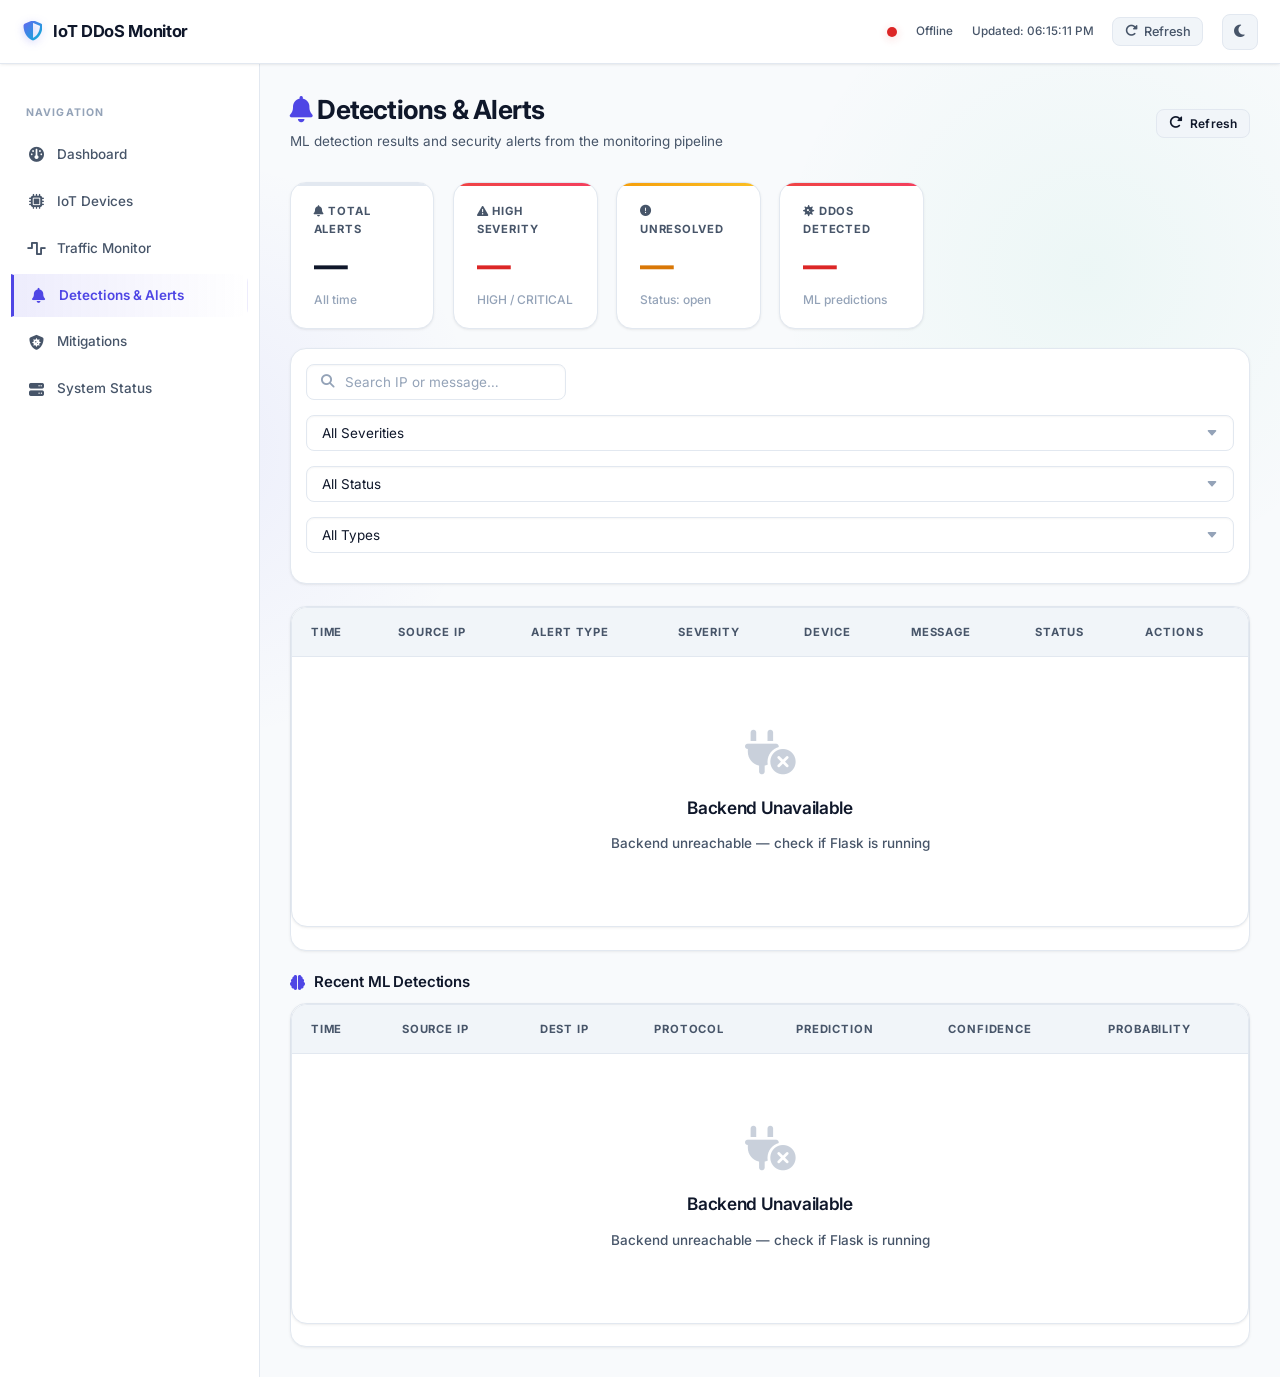
<file: frontend/pages/alerts.html>
<!DOCTYPE html>
<html lang="en" data-theme="light">
<head>
  <meta charset="UTF-8"/>
  <meta name="viewport" content="width=device-width,initial-scale=1.0"/>
  <title>Detections &amp; Alerts | IoT DDoS Monitor</title>
  <link rel="stylesheet" href="https://cdnjs.cloudflare.com/ajax/libs/font-awesome/6.5.0/css/all.min.css"/>
  <link rel="stylesheet" href="../css/main.css?v=3.2"/>
  <link rel="stylesheet" href="../css/tables.css?v=3.2"/>
  <link rel="stylesheet" href="../css/responsive.css?v=3.2"/>

  <script>
    (function() {
      var t = localStorage.getItem('theme_v2') || 'light';
      document.documentElement.setAttribute('data-theme', t);
    })();
  </script>
</head>
<body class="app-wrapper">

<!-- Header -->
<header class="app-header">
  <button class="sidebar-toggle" id="sidebar-toggle" aria-label="Toggle sidebar">
    <i class="fa-solid fa-bars"></i>
  </button>
  <a href="dashboard.html" class="header-brand" style="text-decoration:none">
    <i class="fa-solid fa-shield-halved brand-icon"></i>
    IoT DDoS Monitor
  </a>
  <div class="header-spacer"></div>
  <div class="header-meta">
    <span id="demo-mode-badge" class="demo-badge" style="display:none">
      <i class="fa-solid fa-flask"></i> DEMO MODE
    </span>
    <span class="api-status-dot" id="api-dot"></span>
    <span id="api-status-text" style="font-size:0.78rem">Connecting…</span>
    <span class="last-updated" style="font-size:0.78rem">Updated: <span id="last-updated-time">—</span></span>
    <button class="header-refresh-btn" id="global-refresh" aria-label="Refresh">
      <i class="fa-solid fa-rotate-right"></i> Refresh
    </button>
    <button
      class="header-theme-toggle"
      id="theme-toggle-btn"
      type="button"
      aria-label="Toggle light or dark theme"
      title="Toggle Theme"
    >
      <i class="fa-solid fa-moon" id="theme-toggle-icon" aria-hidden="true"></i>
    </button>
  </div>
</header>

<div class="app-body">
  <!-- Sidebar -->
  <aside class="sidebar" id="sidebar">
    <nav class="sidebar-nav" aria-label="Main navigation">
      <div class="nav-section-label">Navigation</div>
      <a class="nav-item" href="dashboard.html"><i class="fa-solid fa-gauge"></i> Dashboard</a>
      <a class="nav-item" href="devices.html"><i class="fa-solid fa-microchip"></i> IoT Devices</a>
      <a class="nav-item" href="traffic.html"><i class="fa-solid fa-wave-square"></i> Traffic Monitor</a>
      <a class="nav-item active" href="alerts.html" aria-current="page">
        <i class="fa-solid fa-bell"></i> Detections &amp; Alerts
        <span class="nav-badge" id="alerts-badge" style="display:none">0</span>
      </a>
      <a class="nav-item" href="mitigations.html"><i class="fa-solid fa-shield-virus"></i> Mitigations</a>
      <a class="nav-item" href="system.html"><i class="fa-solid fa-server"></i> System Status</a>
    </nav>
  </aside>

  <!-- Main -->
  <main class="main-content">
    <div class="page-header">
      <div>
        <h1 class="page-title"><i class="fa-solid fa-bell" style="color:var(--accent)"></i> Detections &amp; Alerts</h1>
        <p class="page-subtitle">ML detection results and security alerts from the monitoring pipeline</p>
      </div>
      <div class="btn-group" style="display:flex;gap:0.5rem;flex-wrap:wrap">
        <button class="btn btn-ghost btn-sm" id="alerts-refresh-btn">
          <i class="fa-solid fa-rotate-right"></i> Refresh
        </button>
      </div>
    </div>

    <!-- KPI Row -->
    <div class="kpi-grid" style="grid-template-columns:repeat(auto-fill,minmax(140px,1fr));margin-bottom:1.25rem">
      <div class="kpi-card">
        <div class="kpi-label"><i class="fa-solid fa-bell"></i> Total Alerts</div>
        <div class="kpi-value" id="kpi-total-alerts">—</div>
        <div class="kpi-sub">All time</div>
      </div>
      <div class="kpi-card kpi-danger">
        <div class="kpi-label"><i class="fa-solid fa-triangle-exclamation"></i> High Severity</div>
        <div class="kpi-value" id="kpi-high-alerts">—</div>
        <div class="kpi-sub">HIGH / CRITICAL</div>
      </div>
      <div class="kpi-card kpi-warning">
        <div class="kpi-label"><i class="fa-solid fa-circle-exclamation"></i> Unresolved</div>
        <div class="kpi-value" id="kpi-open-alerts">—</div>
        <div class="kpi-sub">Status: open</div>
      </div>
      <div class="kpi-card kpi-danger">
        <div class="kpi-label"><i class="fa-solid fa-virus"></i> DDoS Detected</div>
        <div class="kpi-value" id="kpi-ddos-count">—</div>
        <div class="kpi-sub">ML predictions</div>
      </div>
    </div>

    <!-- Filter bar -->
    <div class="filter-bar">
      <div class="search-group" style="flex:1;min-width:180px;max-width:260px">
        <i class="fa-solid fa-magnifying-glass"></i>
        <input class="input" id="alert-search" placeholder="Search IP or message…" type="search" aria-label="Search alerts"/>
      </div>
      <select class="select" id="alert-severity-filter" aria-label="Filter by severity">
        <option value="">All Severities</option>
        <option value="CRITICAL">CRITICAL</option>
        <option value="HIGH">HIGH</option>
        <option value="MEDIUM">MEDIUM</option>
        <option value="LOW">LOW</option>
      </select>
      <select class="select" id="alert-status-filter" aria-label="Filter by status">
        <option value="">All Status</option>
        <option value="open">Open</option>
        <option value="closed">Closed</option>
      </select>
      <select class="select" id="alert-type-filter" aria-label="Filter by type">
        <option value="">All Types</option>
        <option value="DDOS_DETECTED">DDOS_DETECTED</option>
      </select>
      <span id="alert-count-label" style="font-size:0.78rem;color:var(--text-secondary);white-space:nowrap"></span>
    </div>

    <!-- Alerts Table -->
    <div class="card" style="padding:0">
      <div class="table-wrapper">
        <table id="alerts-table">
          <thead>
            <tr>
              <th>Time</th>
              <th>Source IP</th>
              <th>Alert Type</th>
              <th>Severity</th>
              <th>Device</th>
              <th>Message</th>
              <th>Status</th>
              <th>Actions</th>
            </tr>
          </thead>
          <tbody id="alerts-tbody">
            <tr class="table-loading">
              <td colspan="8">
                <div style="display:flex;align-items:center;justify-content:center;gap:0.75rem;padding:2rem;color:var(--text-secondary)">
                  <span class="spinner"></span> Loading alerts…
                </div>
              </td>
            </tr>
          </tbody>
        </table>
      </div>
      <div class="pagination" id="alerts-pagination"></div>
    </div>

    <!-- Detections section -->
    <div style="margin-top:1.5rem">
      <div class="card-header" style="margin-bottom:0.75rem">
        <h2 class="card-title"><i class="fa-solid fa-brain"></i> Recent ML Detections</h2>
        <span id="detections-count-label" style="font-size:0.78rem;color:var(--text-secondary)"></span>
      </div>
      <div class="card" style="padding:0">
        <div class="table-wrapper">
          <table id="detections-table">
            <thead>
              <tr>
                <th>Time</th>
                <th>Source IP</th>
                <th>Dest IP</th>
                <th>Protocol</th>
                <th>Prediction</th>
                <th>Confidence</th>
                <th>Probability</th>
              </tr>
            </thead>
            <tbody id="detections-tbody">
              <tr class="table-loading">
                <td colspan="7">
                  <div style="display:flex;align-items:center;justify-content:center;gap:0.75rem;padding:2rem;color:var(--text-secondary)">
                    <span class="spinner"></span> Loading detections…
                  </div>
                </td>
              </tr>
            </tbody>
          </table>
        </div>
        <div class="pagination" id="detections-pagination"></div>
      </div>
    </div>
  </main>
</div>

<!-- Alert detail modal -->
<div class="modal-backdrop hidden" id="alert-modal" role="dialog" aria-modal="true" aria-labelledby="alert-modal-title">
  <div class="modal-box" style="max-width:480px">
    <h3 class="modal-title" id="alert-modal-title">Alert Details</h3>
    <div class="modal-body" id="alert-modal-body"></div>
    <div class="modal-actions">
      <button class="btn btn-ghost" id="alert-modal-close">Close</button>
      <button class="btn btn-danger" id="alert-mitigate-btn">
        <i class="fa-solid fa-shield-virus"></i> Mitigate Source
      </button>
    </div>
  </div>
</div>

<!-- Confirm modal -->
<div class="modal-backdrop hidden" id="confirm-modal" role="dialog" aria-modal="true">
  <div class="modal-box">
    <h3 class="modal-title" id="modal-title">Confirm Action</h3>
    <p class="modal-body" id="modal-body"></p>
    <div class="modal-actions">
      <button class="btn btn-ghost" id="modal-cancel">Cancel</button>
      <button class="btn btn-danger" id="modal-confirm">Confirm</button>
    </div>
  </div>
</div>

<div id="toast-container" aria-live="polite" aria-atomic="false"></div>

<script src="../js/config.js?v=3.2"></script>
<script src="../js/api.js?v=3.2"></script>
<script src="../js/utils.js?v=3.2"></script>
<script src="../js/state.js?v=3.2"></script>
<script src="../js/alerts.js?v=3.2"></script>
</body>
</html>
</file>
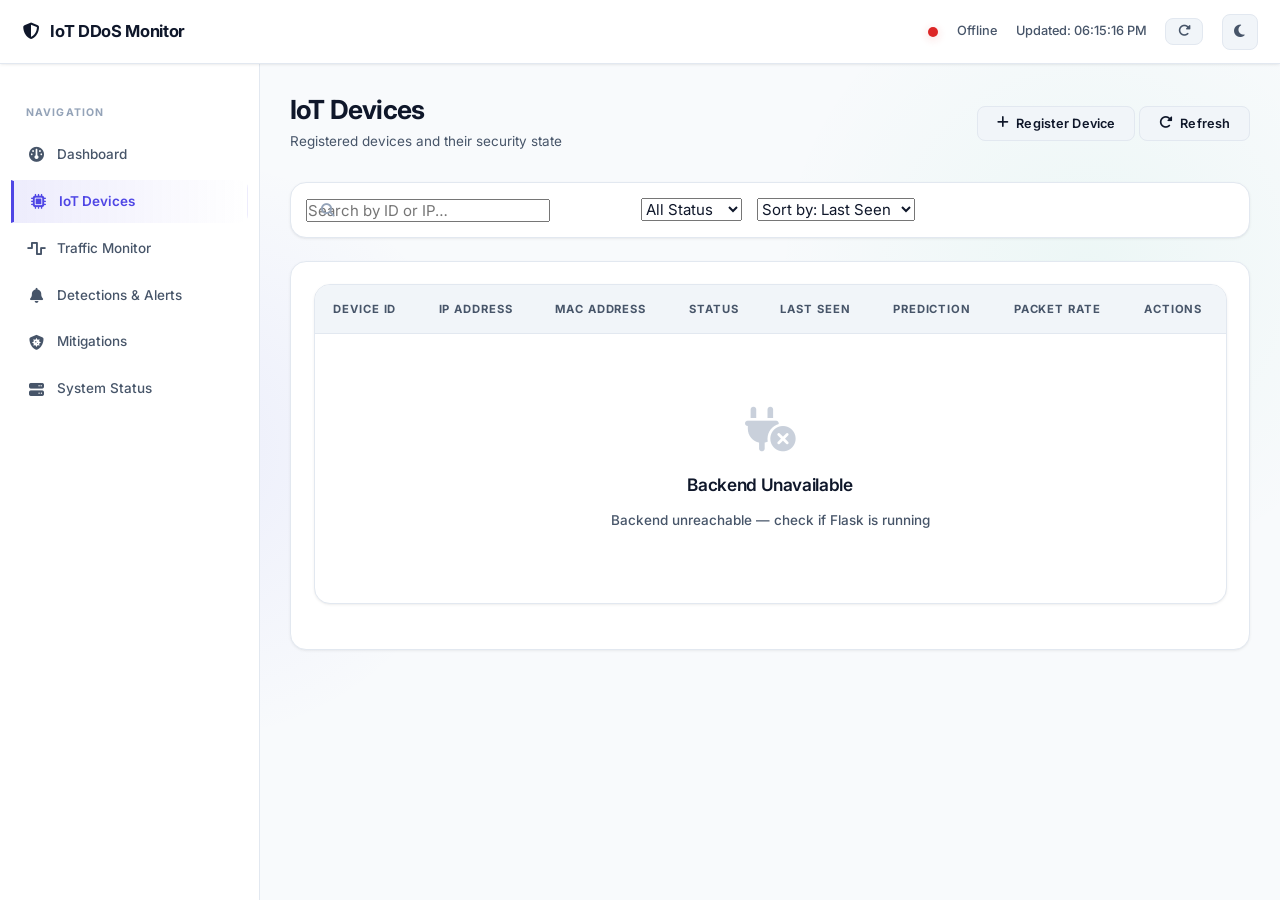
<file: frontend/pages/devices.html>
<!DOCTYPE html>
<html lang="en" data-theme="light">
<head>
  <meta charset="UTF-8" />
  <meta name="viewport" content="width=device-width, initial-scale=1.0" />
  <title>IoT Devices | IoT DDoS Monitor</title>

  <!-- Font Awesome 6 -->
  <link
    rel="stylesheet"
    href="https://cdnjs.cloudflare.com/ajax/libs/font-awesome/6.5.0/css/all.min.css"
    integrity="sha512-Avb2QiuDEEvB4bZJYdft2mNjVShBftLdPG8FJ0V7irTLQ8Uo0qcPxh4Plq7G5tGm0rU+1SPhVotteLpBERwTkA=="
    crossorigin="anonymous"
    referrerpolicy="no-referrer"
  />

  <!-- App Styles (Cache-busted) -->
  <link rel="stylesheet" href="../css/main.css?v=3.2" />
  <link rel="stylesheet" href="../css/dashboard.css?v=3.2" />
  <link rel="stylesheet" href="../css/tables.css?v=3.2" />
  <link rel="stylesheet" href="../css/charts.css?v=3.2" />
  <link rel="stylesheet" href="../css/responsive.css?v=3.2" />

  <script>
    (function() {
      var t = localStorage.getItem('theme_v2') || 'light';
      document.documentElement.setAttribute('data-theme', t);
    })();
  </script>
</head>
<body class="app-wrapper">

  <!-- ═══════════════════════════════════════════════
       HEADER
  ═══════════════════════════════════════════════ -->
  <header class="app-header" role="banner">
    <a href="dashboard.html" class="header-brand" style="text-decoration:none">
      <i class="fa-solid fa-shield-halved" aria-hidden="true"></i>
      <span>IoT DDoS Monitor</span>
    </a>
    <button class="sidebar-toggle" id="sidebar-toggle" type="button" aria-label="Toggle navigation sidebar" aria-expanded="false" aria-controls="sidebar">
      <i class="fa-solid fa-bars" aria-hidden="true"></i>
    </button>
    <div class="header-spacer" role="separator"></div>
    <div class="header-meta" role="toolbar" aria-label="Dashboard controls">
      <span id="demo-mode-badge" class="demo-badge" style="display:none" aria-live="polite" aria-atomic="true">DEMO MODE</span>
      <span class="api-status-dot" id="api-dot" aria-hidden="true"></span>
      <span id="api-status-text" class="api-status-text" aria-live="polite">Connecting…</span>
      <span class="last-updated">Updated: <span id="last-updated-time">—</span></span>
      <button class="header-refresh-btn" id="global-refresh" type="button" aria-label="Refresh all data">
        <i class="fa-solid fa-rotate-right" aria-hidden="true"></i>
      </button>
      <button
        class="header-theme-toggle"
        id="theme-toggle-btn"
        type="button"
        aria-label="Toggle light or dark theme"
        title="Toggle Theme"
      >
        <i class="fa-solid fa-moon" id="theme-toggle-icon" aria-hidden="true"></i>
      </button>
    </div>
  </header>

  <!-- ═══════════════════════════════════════════════
       APP BODY
  ═══════════════════════════════════════════════ -->
  <div class="app-body">

  <aside class="sidebar" id="sidebar">
    <nav class="sidebar-nav" aria-label="Main navigation">
      <div class="nav-section-label">Navigation</div>
      <a class="nav-item" href="dashboard.html"><i class="fa-solid fa-gauge"></i> <span>Dashboard</span></a>
      <a class="nav-item active" href="devices.html" aria-current="page"><i class="fa-solid fa-microchip"></i> <span>IoT Devices</span></a>
      <a class="nav-item" href="traffic.html"><i class="fa-solid fa-wave-square"></i> <span>Traffic Monitor</span></a>
      <a class="nav-item" href="alerts.html"><i class="fa-solid fa-bell"></i> <span>Detections &amp; Alerts</span><span class="nav-badge" id="alerts-badge" style="display:none">0</span></a>
      <a class="nav-item" href="mitigations.html"><i class="fa-solid fa-shield-virus"></i> <span>Mitigations</span></a>
      <a class="nav-item" href="system.html"><i class="fa-solid fa-server"></i> <span>System Status</span></a>
    </nav>
  </aside>

  <!-- ═══════════════════════════════════════════════
       MAIN CONTENT
  ═══════════════════════════════════════════════ -->
  <main class="main-content" id="main-content">

    <!-- Page Header -->
    <div class="page-header">
      <div class="page-header__text">
        <h1 class="page-title">IoT Devices</h1>
        <p class="page-subtitle">Registered devices and their security state</p>
      </div>

      <div class="page-header__actions">
        <button class="btn btn-ghost" id="register-device-btn" aria-label="Register a new device">
          <i class="fa-solid fa-plus" aria-hidden="true"></i>
          Register Device
        </button>
        <button class="btn btn-ghost" id="devices-refresh-btn" onclick="typeof refresh === 'function' && refresh()" aria-label="Refresh device list">
          <i class="fa-solid fa-rotate-right" aria-hidden="true"></i>
          Refresh
        </button>
      </div>
    </div>

    <!-- Filter Bar -->
    <div class="filter-bar" role="search" aria-label="Device filters">

      <div class="search-group">
        <label for="device-search" class="sr-only">Search devices</label>
        <i class="fa-solid fa-magnifying-glass search-icon" aria-hidden="true"></i>
        <input
          type="search"
          id="device-search"
          class="search-input"
          placeholder="Search by ID or IP…"
          autocomplete="off"
          aria-label="Search by Device ID or IP address"
        />
      </div>

      <div class="filter-group">
        <label for="device-status-filter" class="sr-only">Filter by status</label>
        <select id="device-status-filter" class="filter-select" aria-label="Filter by device status">
          <option value="">All Status</option>
          <option value="active">Active</option>
          <option value="suspicious">Suspicious</option>
          <option value="blocked">Blocked</option>
          <option value="offline">Offline</option>
        </select>
      </div>

      <div class="filter-group">
        <label for="device-sort" class="sr-only">Sort devices</label>
        <select id="device-sort" class="filter-select" aria-label="Sort devices by">
          <option value="last_seen">Sort by: Last Seen</option>
          <option value="device_id">Sort by: Device ID</option>
          <option value="ip_address">Sort by: IP Address</option>
        </select>
      </div>

      <span id="device-count-label" class="filter-count" aria-live="polite" aria-atomic="true"></span>
    </div>

    <!-- Devices Table Card -->
    <div class="card">
      <div class="table-wrapper" role="region" aria-label="Devices table" tabindex="0">
        <table id="devices-table" class="data-table" aria-describedby="device-count-label">
          <thead>
            <tr>
              <th scope="col">Device ID</th>
              <th scope="col">IP Address</th>
              <th scope="col">MAC Address</th>
              <th scope="col">Status</th>
              <th scope="col">Last Seen</th>
              <th scope="col">Prediction</th>
              <th scope="col">Packet Rate</th>
              <th scope="col" class="col-actions">Actions</th>
            </tr>
          </thead>
          <tbody id="devices-tbody" aria-live="polite" aria-busy="true">

            <!-- Skeleton loading rows -->
            <tr class="skeleton-row" aria-hidden="true">
              <td><div class="skeleton skeleton--text"></div></td>
              <td><div class="skeleton skeleton--text skeleton--short"></div></td>
              <td><div class="skeleton skeleton--text"></div></td>
              <td><div class="skeleton skeleton--badge"></div></td>
              <td><div class="skeleton skeleton--text skeleton--short"></div></td>
              <td><div class="skeleton skeleton--badge"></div></td>
              <td><div class="skeleton skeleton--text skeleton--short"></div></td>
              <td><div class="skeleton skeleton--actions"></div></td>
            </tr>

            <tr class="skeleton-row" aria-hidden="true">
              <td><div class="skeleton skeleton--text"></div></td>
              <td><div class="skeleton skeleton--text skeleton--short"></div></td>
              <td><div class="skeleton skeleton--text"></div></td>
              <td><div class="skeleton skeleton--badge"></div></td>
              <td><div class="skeleton skeleton--text skeleton--short"></div></td>
              <td><div class="skeleton skeleton--badge"></div></td>
              <td><div class="skeleton skeleton--text skeleton--short"></div></td>
              <td><div class="skeleton skeleton--actions"></div></td>
            </tr>

            <tr class="skeleton-row" aria-hidden="true">
              <td><div class="skeleton skeleton--text"></div></td>
              <td><div class="skeleton skeleton--text skeleton--short"></div></td>
              <td><div class="skeleton skeleton--text"></div></td>
              <td><div class="skeleton skeleton--badge"></div></td>
              <td><div class="skeleton skeleton--text skeleton--short"></div></td>
              <td><div class="skeleton skeleton--badge"></div></td>
              <td><div class="skeleton skeleton--text skeleton--short"></div></td>
              <td><div class="skeleton skeleton--actions"></div></td>
            </tr>

          </tbody>
        </table>
      </div>

      <!-- Pagination -->
      <nav
        class="pagination"
        id="devices-pagination"
        aria-label="Device table pagination"
      ></nav>
    </div>

  </main><!-- /#main-content -->
  </div><!-- /.app-body -->

  <!-- ═══════════════════════════════════════════════
       DEVICE DETAIL MODAL
  ═══════════════════════════════════════════════ -->
  <div
    class="modal-backdrop hidden"
    id="device-modal"
    role="dialog"
    aria-modal="true"
    aria-labelledby="device-modal-title"
    tabindex="-1"
  >
    <div class="modal-box" style="max-width:520px">

      <div class="modal-header">
        <h2 class="modal-title" id="device-modal-title">Device Details</h2>
        <button
          class="modal-close-x"
          id="device-modal-close-x"
          aria-label="Close device detail modal"
          onclick="closeDeviceModal()"
        >
          <i class="fa-solid fa-xmark" aria-hidden="true"></i>
        </button>
      </div>

      <div class="modal-body">

        <!-- Two-column detail grid -->
        <dl class="device-detail-grid">

          <div class="detail-item">
            <dt class="detail-label">
              <i class="fa-solid fa-network-wired" aria-hidden="true"></i>
              IP Address
            </dt>
            <dd class="detail-value" id="detail-ip">—</dd>
          </div>

          <div class="detail-item">
            <dt class="detail-label">
              <i class="fa-solid fa-ethernet" aria-hidden="true"></i>
              MAC Address
            </dt>
            <dd class="detail-value" id="detail-mac">—</dd>
          </div>

          <div class="detail-item">
            <dt class="detail-label">
              <i class="fa-solid fa-circle-dot" aria-hidden="true"></i>
              Status
            </dt>
            <dd class="detail-value" id="detail-status">—</dd>
          </div>

          <div class="detail-item">
            <dt class="detail-label">
              <i class="fa-regular fa-clock" aria-hidden="true"></i>
              Last Seen
            </dt>
            <dd class="detail-value" id="detail-last-seen">—</dd>
          </div>

          <div class="detail-item">
            <dt class="detail-label">
              <i class="fa-solid fa-tachometer-alt" aria-hidden="true"></i>
              Packet Rate
            </dt>
            <dd class="detail-value" id="detail-packet-rate">—</dd>
          </div>

          <div class="detail-item">
            <dt class="detail-label">
              <i class="fa-solid fa-code-branch" aria-hidden="true"></i>
              Protocol
            </dt>
            <dd class="detail-value" id="detail-protocol">—</dd>
          </div>

        </dl>

        <hr class="modal-divider" aria-hidden="true" />

        <h3 class="modal-section-title">
          <i class="fa-solid fa-brain" aria-hidden="true"></i>
          Recent Predictions
        </h3>

        <div
          id="device-predictions-list"
          class="predictions-list"
          aria-live="polite"
          aria-busy="false"
        >
          <!-- Populated by devices.js -->
        </div>

      </div><!-- /.modal-body -->

      <div class="modal-actions">
        <button class="btn btn-ghost" id="device-modal-close">
          <i class="fa-solid fa-xmark" aria-hidden="true"></i>
          Close
        </button>
        <button class="btn btn-danger" id="device-block-btn" aria-label="Block this device">
          <i class="fa-solid fa-ban" aria-hidden="true"></i>
          Block
        </button>
        <button
          class="btn btn-ghost hidden"
          id="device-unblock-btn"
          aria-label="Unblock this device"
        >
          <i class="fa-solid fa-circle-check" aria-hidden="true"></i>
          Unblock
        </button>
      </div>

    </div><!-- /.modal-box -->
  </div><!-- /#device-modal -->

  <!-- ═══════════════════════════════════════════════
       CONFIRM MODAL
  ═══════════════════════════════════════════════ -->
  <div class="modal-backdrop hidden" id="confirm-modal" role="alertdialog" aria-modal="true" aria-labelledby="modal-title" aria-describedby="modal-body" tabindex="-1">
    <div class="modal-box modal-box--sm">
      <h3 class="modal-title" id="modal-title">Confirm Action</h3>
      <p class="modal-body" id="modal-body"></p>
      <div class="modal-actions">
        <button class="btn btn-ghost" id="modal-cancel">Cancel</button>
        <button class="btn btn-danger" id="modal-confirm">Confirm</button>
      </div>
    </div>
  </div>

  <!-- ═══════════════════════════════════════════════
       TOAST CONTAINER
  ═══════════════════════════════════════════════ -->
  <div
    id="toast-container"
    class="toast-container"
    role="status"
    aria-live="polite"
    aria-atomic="false"
  ></div>

  <!-- ═══════════════════════════════════════════════
       SCRIPTS
  ═══════════════════════════════════════════════ -->
  <script src="../js/config.js?v=3.2"></script>
  <script src="../js/api.js?v=3.2"></script>
  <script src="../js/utils.js?v=3.2"></script>
  <script src="../js/state.js?v=3.2"></script>
  <script src="../js/devices.js?v=3.2"></script>

</body>
</html>
</file>
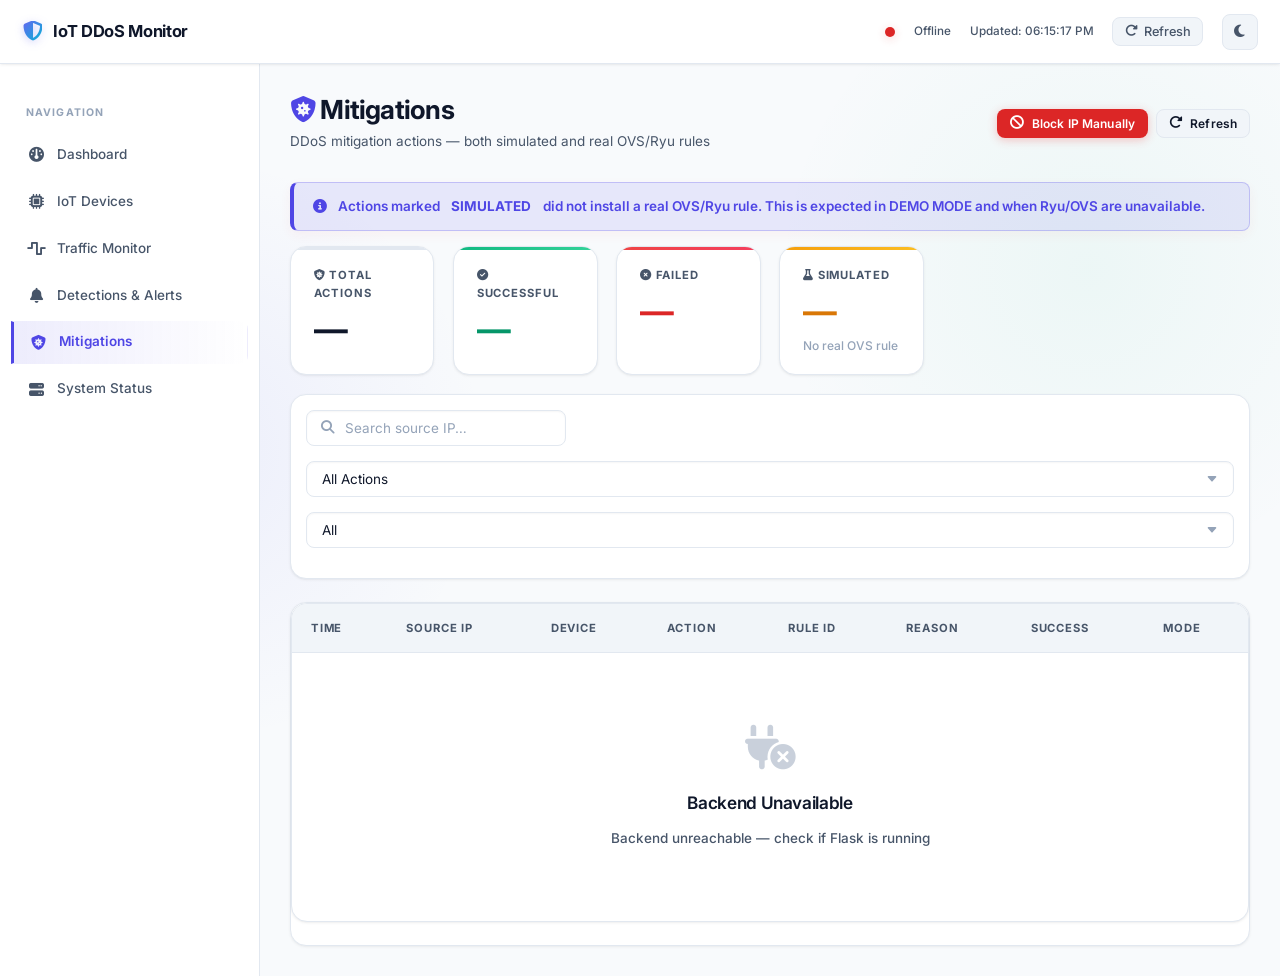
<file: frontend/pages/mitigations.html>
<!DOCTYPE html>
<html lang="en" data-theme="light">
<head>
  <meta charset="UTF-8"/>
  <meta name="viewport" content="width=device-width,initial-scale=1.0"/>
  <title>Mitigations | IoT DDoS Monitor</title>
  <link rel="stylesheet" href="https://cdnjs.cloudflare.com/ajax/libs/font-awesome/6.5.0/css/all.min.css"/>
  <link rel="stylesheet" href="../css/main.css?v=3.2"/>
  <link rel="stylesheet" href="../css/tables.css?v=3.2"/>
  <link rel="stylesheet" href="../css/responsive.css?v=3.2"/>

  <script>
    (function() {
      var t = localStorage.getItem('theme_v2') || 'light';
      document.documentElement.setAttribute('data-theme', t);
    })();
  </script>
</head>
<body class="app-wrapper">

<header class="app-header">
  <button class="sidebar-toggle" id="sidebar-toggle" aria-label="Toggle sidebar">
    <i class="fa-solid fa-bars"></i>
  </button>
  <a href="dashboard.html" class="header-brand" style="text-decoration:none">
    <i class="fa-solid fa-shield-halved brand-icon"></i>
    IoT DDoS Monitor
  </a>
  <div class="header-spacer"></div>
  <div class="header-meta">
    <span id="demo-mode-badge" class="demo-badge" style="display:none">
      <i class="fa-solid fa-flask"></i> DEMO MODE
    </span>
    <span class="api-status-dot" id="api-dot"></span>
    <span id="api-status-text" style="font-size:0.78rem">Connecting…</span>
    <span class="last-updated" style="font-size:0.78rem">Updated: <span id="last-updated-time">—</span></span>
    <button class="header-refresh-btn" id="global-refresh" aria-label="Refresh">
      <i class="fa-solid fa-rotate-right"></i> Refresh
    </button>
    <button
      class="header-theme-toggle"
      id="theme-toggle-btn"
      type="button"
      aria-label="Toggle light or dark theme"
      title="Toggle Theme"
    >
      <i class="fa-solid fa-moon" id="theme-toggle-icon" aria-hidden="true"></i>
    </button>
  </div>
</header>

<div class="app-body">
  <aside class="sidebar" id="sidebar">
    <nav class="sidebar-nav" aria-label="Main navigation">
      <div class="nav-section-label">Navigation</div>
      <a class="nav-item" href="dashboard.html"><i class="fa-solid fa-gauge"></i> Dashboard</a>
      <a class="nav-item" href="devices.html"><i class="fa-solid fa-microchip"></i> IoT Devices</a>
      <a class="nav-item" href="traffic.html"><i class="fa-solid fa-wave-square"></i> Traffic Monitor</a>
      <a class="nav-item" href="alerts.html">
        <i class="fa-solid fa-bell"></i> Detections &amp; Alerts
        <span class="nav-badge" id="alerts-badge" style="display:none">0</span>
      </a>
      <a class="nav-item active" href="mitigations.html" aria-current="page">
        <i class="fa-solid fa-shield-virus"></i> Mitigations
      </a>
      <a class="nav-item" href="system.html"><i class="fa-solid fa-server"></i> System Status</a>
    </nav>
  </aside>

  <main class="main-content">
    <div class="page-header">
      <div>
        <h1 class="page-title"><i class="fa-solid fa-shield-virus" style="color:var(--accent)"></i> Mitigations</h1>
        <p class="page-subtitle">DDoS mitigation actions — both simulated and real OVS/Ryu rules</p>
      </div>
      <div style="display:flex;gap:0.5rem;flex-wrap:wrap">
        <button class="btn btn-danger btn-sm" id="manual-mitigate-btn">
          <i class="fa-solid fa-ban"></i> Block IP Manually
        </button>
        <button class="btn btn-ghost btn-sm" id="mit-refresh-btn">
          <i class="fa-solid fa-rotate-right"></i> Refresh
        </button>
      </div>
    </div>

    <!-- Important note about simulated actions -->
    <div class="alert-banner info" id="simulated-note" style="margin-bottom:1rem">
      <i class="fa-solid fa-circle-info"></i>
      Actions marked <strong>SIMULATED</strong> did not install a real OVS/Ryu rule.
      This is expected in DEMO MODE and when Ryu/OVS are unavailable.
    </div>

    <!-- KPI Row -->
    <div class="kpi-grid" style="grid-template-columns:repeat(auto-fill,minmax(140px,1fr));margin-bottom:1.25rem">
      <div class="kpi-card">
        <div class="kpi-label"><i class="fa-solid fa-shield-virus"></i> Total Actions</div>
        <div class="kpi-value" id="kpi-total-mit">—</div>
      </div>
      <div class="kpi-card kpi-success">
        <div class="kpi-label"><i class="fa-solid fa-circle-check"></i> Successful</div>
        <div class="kpi-value" id="kpi-success-mit">—</div>
      </div>
      <div class="kpi-card kpi-danger">
        <div class="kpi-label"><i class="fa-solid fa-circle-xmark"></i> Failed</div>
        <div class="kpi-value" id="kpi-failed-mit">—</div>
      </div>
      <div class="kpi-card kpi-warning">
        <div class="kpi-label"><i class="fa-solid fa-flask"></i> Simulated</div>
        <div class="kpi-value" id="kpi-simulated-mit">—</div>
        <div class="kpi-sub">No real OVS rule</div>
      </div>
    </div>

    <!-- Filter bar -->
    <div class="filter-bar">
      <div class="search-group" style="flex:1;min-width:180px;max-width:260px">
        <i class="fa-solid fa-magnifying-glass"></i>
        <input class="input" id="mit-search" placeholder="Search source IP…" type="search" aria-label="Search mitigations"/>
      </div>
      <select class="select" id="mit-action-filter" aria-label="Filter by action">
        <option value="">All Actions</option>
        <option value="BLOCK">BLOCK</option>
        <option value="UNBLOCK">UNBLOCK</option>
      </select>
      <select class="select" id="mit-sim-filter" aria-label="Filter simulated">
        <option value="">All</option>
        <option value="1">Simulated Only</option>
        <option value="0">Real Only</option>
      </select>
      <span id="mit-count-label" style="font-size:0.78rem;color:var(--text-secondary);white-space:nowrap"></span>
    </div>

    <!-- Mitigations Table -->
    <div class="card" style="padding:0">
      <div class="table-wrapper">
        <table id="mit-table">
          <thead>
            <tr>
              <th>Time</th>
              <th>Source IP</th>
              <th>Device</th>
              <th>Action</th>
              <th>Rule ID</th>
              <th>Reason</th>
              <th>Success</th>
              <th>Mode</th>
            </tr>
          </thead>
          <tbody id="mit-tbody">
            <tr class="table-loading">
              <td colspan="8">
                <div style="display:flex;align-items:center;justify-content:center;gap:0.75rem;padding:2rem;color:var(--text-secondary)">
                  <span class="spinner"></span> Loading mitigations…
                </div>
              </td>
            </tr>
          </tbody>
        </table>
      </div>
      <div class="pagination" id="mit-pagination"></div>
    </div>
  </main>
</div>

<!-- Manual mitigate modal -->
<div class="modal-backdrop hidden" id="manual-mit-modal" role="dialog" aria-modal="true" aria-labelledby="manual-mit-title">
  <div class="modal-box">
    <h3 class="modal-title" id="manual-mit-title">Block Source IP</h3>
    <p class="modal-body">Enter the source IP address to block. This will install a DROP rule via Ryu/OVS (or simulate it in DEMO MODE).</p>
    <div style="margin-bottom:1rem">
      <label for="manual-mit-ip" style="font-size:0.8rem;color:var(--text-secondary);display:block;margin-bottom:0.4rem">Source IP Address</label>
      <input class="input" id="manual-mit-ip" placeholder="e.g. 10.0.0.6" type="text" aria-label="Source IP to block"/>
      <div id="manual-mit-error" style="font-size:0.78rem;color:var(--red);margin-top:0.3rem;display:none"></div>
    </div>
    <div class="modal-actions">
      <button class="btn btn-ghost" id="manual-mit-cancel">Cancel</button>
      <button class="btn btn-danger" id="manual-mit-confirm">
        <i class="fa-solid fa-ban"></i> Block IP
      </button>
    </div>
  </div>
</div>

<!-- Confirm modal -->
<div class="modal-backdrop hidden" id="confirm-modal" role="dialog" aria-modal="true">
  <div class="modal-box">
    <h3 class="modal-title" id="modal-title">Confirm Action</h3>
    <p class="modal-body" id="modal-body"></p>
    <div class="modal-actions">
      <button class="btn btn-ghost" id="modal-cancel">Cancel</button>
      <button class="btn btn-danger" id="modal-confirm">Confirm</button>
    </div>
  </div>
</div>

<div id="toast-container" aria-live="polite" aria-atomic="false"></div>

<script src="../js/config.js?v=3.2"></script>
<script src="../js/api.js?v=3.2"></script>
<script src="../js/utils.js?v=3.2"></script>
<script src="../js/state.js?v=3.2"></script>
<script src="../js/mitigations.js?v=3.2"></script>
</body>
</html>
</file>
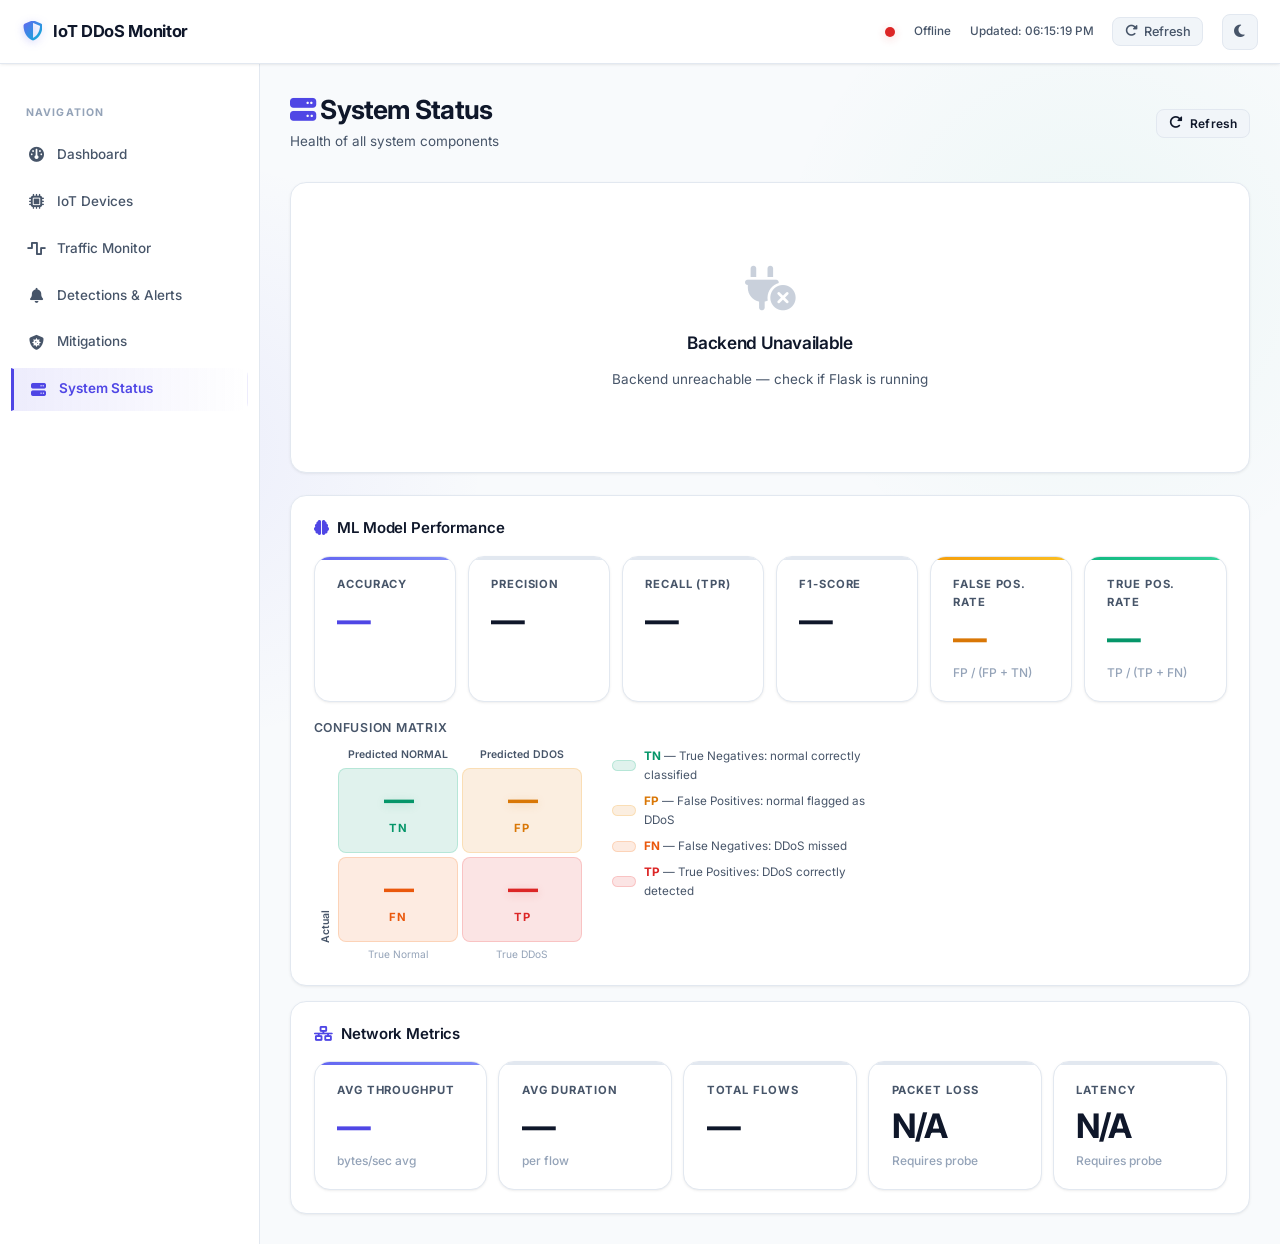
<file: frontend/pages/system.html>
<!DOCTYPE html>
<html lang="en" data-theme="light">
<head>
  <meta charset="UTF-8"/>
  <meta name="viewport" content="width=device-width,initial-scale=1.0"/>
  <title>System Status | IoT DDoS Monitor</title>
  <link rel="stylesheet" href="https://cdnjs.cloudflare.com/ajax/libs/font-awesome/6.5.0/css/all.min.css"/>
  <link rel="stylesheet" href="../css/main.css?v=3.2"/>
  <link rel="stylesheet" href="../css/charts.css?v=3.2"/>
  <link rel="stylesheet" href="../css/responsive.css?v=3.2"/>

  <script>
    (function() {
      var t = localStorage.getItem('theme_v2') || 'light';
      document.documentElement.setAttribute('data-theme', t);
    })();
  </script>
</head>
<body class="app-wrapper">

<header class="app-header">
  <button class="sidebar-toggle" id="sidebar-toggle" aria-label="Toggle sidebar">
    <i class="fa-solid fa-bars"></i>
  </button>
  <a href="dashboard.html" class="header-brand" style="text-decoration:none">
    <i class="fa-solid fa-shield-halved brand-icon"></i>
    IoT DDoS Monitor
  </a>
  <div class="header-spacer"></div>
  <div class="header-meta">
    <span id="demo-mode-badge" class="demo-badge" style="display:none">
      <i class="fa-solid fa-flask"></i> DEMO MODE
    </span>
    <span class="api-status-dot" id="api-dot"></span>
    <span id="api-status-text" style="font-size:0.78rem">Connecting…</span>
    <span class="last-updated" style="font-size:0.78rem">Updated: <span id="last-updated-time">—</span></span>
    <button class="header-refresh-btn" id="global-refresh" aria-label="Refresh">
      <i class="fa-solid fa-rotate-right"></i> Refresh
    </button>
    <button
      class="header-theme-toggle"
      id="theme-toggle-btn"
      type="button"
      aria-label="Toggle light or dark theme"
      title="Toggle Theme"
    >
      <i class="fa-solid fa-moon" id="theme-toggle-icon" aria-hidden="true"></i>
    </button>
  </div>
</header>

<div class="app-body">
  <aside class="sidebar" id="sidebar">
    <nav class="sidebar-nav" aria-label="Main navigation">
      <div class="nav-section-label">Navigation</div>
      <a class="nav-item" href="dashboard.html"><i class="fa-solid fa-gauge"></i> Dashboard</a>
      <a class="nav-item" href="devices.html"><i class="fa-solid fa-microchip"></i> IoT Devices</a>
      <a class="nav-item" href="traffic.html"><i class="fa-solid fa-wave-square"></i> Traffic Monitor</a>
      <a class="nav-item" href="alerts.html">
        <i class="fa-solid fa-bell"></i> Detections &amp; Alerts
        <span class="nav-badge" id="alerts-badge" style="display:none">0</span>
      </a>
      <a class="nav-item" href="mitigations.html"><i class="fa-solid fa-shield-virus"></i> Mitigations</a>
      <a class="nav-item active" href="system.html" aria-current="page">
        <i class="fa-solid fa-server"></i> System Status
      </a>
    </nav>
  </aside>

  <main class="main-content">
    <div class="page-header">
      <div>
        <h1 class="page-title"><i class="fa-solid fa-server" style="color:var(--accent)"></i> System Status</h1>
        <p class="page-subtitle">Health of all system components</p>
      </div>
      <button class="btn btn-ghost btn-sm" id="sys-refresh-btn">
        <i class="fa-solid fa-rotate-right"></i> Refresh
      </button>
    </div>

    <!-- Component Status Cards -->
    <div class="system-status-grid" id="system-status-grid"
         style="display:grid;grid-template-columns:repeat(auto-fill,minmax(200px,1fr));gap:1rem;margin-bottom:1.5rem">
      <!-- Dynamically rendered by system.js -->
      <div class="card" style="min-height:90px">
        <div style="display:flex;align-items:center;gap:0.75rem;padding:0.5rem">
          <span class="spinner"></span>
          <span style="color:var(--text-secondary);font-size:0.85rem">Loading status…</span>
        </div>
      </div>
    </div>

    <!-- ML Model Performance -->
    <div class="card" style="margin-bottom:1rem">
      <div class="card-header">
        <h2 class="card-title"><i class="fa-solid fa-brain"></i> ML Model Performance</h2>
        <span id="model-version-label" style="font-size:0.75rem;color:var(--text-muted)"></span>
      </div>

      <!-- Metrics grid -->
      <div style="display:grid;grid-template-columns:repeat(auto-fill,minmax(130px,1fr));gap:0.75rem;margin-bottom:1.25rem">
        <div class="kpi-card kpi-accent">
          <div class="kpi-label">Accuracy</div>
          <div class="kpi-value" id="ml-accuracy">—</div>
        </div>
        <div class="kpi-card">
          <div class="kpi-label">Precision</div>
          <div class="kpi-value" id="ml-precision">—</div>
        </div>
        <div class="kpi-card">
          <div class="kpi-label">Recall (TPR)</div>
          <div class="kpi-value" id="ml-recall">—</div>
        </div>
        <div class="kpi-card">
          <div class="kpi-label">F1-Score</div>
          <div class="kpi-value" id="ml-f1">—</div>
        </div>
        <div class="kpi-card kpi-warning">
          <div class="kpi-label">False Pos. Rate</div>
          <div class="kpi-value" id="ml-fpr">—</div>
          <div class="kpi-sub">FP / (FP + TN)</div>
        </div>
        <div class="kpi-card kpi-success">
          <div class="kpi-label">True Pos. Rate</div>
          <div class="kpi-value" id="ml-tpr">—</div>
          <div class="kpi-sub">TP / (TP + FN)</div>
        </div>
      </div>

      <!-- Confusion Matrix -->
      <h3 style="font-size:0.82rem;font-weight:600;color:var(--text-secondary);text-transform:uppercase;letter-spacing:.06em;margin-bottom:0.75rem">
        Confusion Matrix
      </h3>
      <div style="display:flex;gap:2rem;flex-wrap:wrap;align-items:flex-start">
        <div>
          <!-- Header row: col labels -->
          <div style="display:grid;grid-template-columns:auto 120px 120px;gap:4px;font-size:0.7rem;margin-bottom:4px;color:var(--text-secondary)">
            <div></div>
            <div style="text-align:center;font-weight:600">Predicted NORMAL</div>
            <div style="text-align:center;font-weight:600">Predicted DDOS</div>
          </div>
          <div style="display:grid;grid-template-columns:auto 120px 120px;gap:4px;font-size:0.7rem">
            <div style="display:flex;align-items:center;writing-mode:vertical-lr;transform:rotate(180deg);font-weight:600;color:var(--text-secondary);padding-right:4px">
              Actual
            </div>
            <div style="display:grid;grid-template-rows:1fr 1fr;gap:4px">
              <div class="cm-cell cm-tn" id="cm-tn">
                <div class="cm-count" id="cm-tn-val">—</div>
                <div class="cm-type">TN</div>
              </div>
              <div class="cm-cell cm-fn" id="cm-fn">
                <div class="cm-count" id="cm-fn-val">—</div>
                <div class="cm-type">FN</div>
              </div>
            </div>
            <div style="display:grid;grid-template-rows:1fr 1fr;gap:4px">
              <div class="cm-cell cm-fp" id="cm-fp">
                <div class="cm-count" id="cm-fp-val">—</div>
                <div class="cm-type">FP</div>
              </div>
              <div class="cm-cell cm-tp" id="cm-tp">
                <div class="cm-count" id="cm-tp-val">—</div>
                <div class="cm-type">TP</div>
              </div>
            </div>
          </div>
          <div style="display:grid;grid-template-columns:auto 120px 120px;gap:4px;margin-top:4px;font-size:0.68rem;color:var(--text-muted)">
            <div></div>
            <div style="text-align:center">True Normal</div>
            <div style="text-align:center">True DDoS</div>
          </div>
        </div>

        <!-- Legend -->
        <div style="display:flex;flex-direction:column;gap:0.5rem;font-size:0.78rem;color:var(--text-secondary);max-width:260px">
          <div style="display:flex;gap:0.5rem;align-items:center">
            <div class="cm-cell cm-tn" style="min-width:24px;padding:0.3rem"></div>
            <span><strong style="color:var(--green)">TN</strong> — True Negatives: normal correctly classified</span>
          </div>
          <div style="display:flex;gap:0.5rem;align-items:center">
            <div class="cm-cell cm-fp" style="min-width:24px;padding:0.3rem"></div>
            <span><strong style="color:var(--yellow)">FP</strong> — False Positives: normal flagged as DDoS</span>
          </div>
          <div style="display:flex;gap:0.5rem;align-items:center">
            <div class="cm-cell cm-fn" style="min-width:24px;padding:0.3rem"></div>
            <span><strong style="color:var(--orange)">FN</strong> — False Negatives: DDoS missed</span>
          </div>
          <div style="display:flex;gap:0.5rem;align-items:center">
            <div class="cm-cell cm-tp" style="min-width:24px;padding:0.3rem"></div>
            <span><strong style="color:var(--red)">TP</strong> — True Positives: DDoS correctly detected</span>
          </div>
        </div>
      </div>
    </div>

    <!-- Network Metrics -->
    <div class="card">
      <div class="card-header">
        <h2 class="card-title"><i class="fa-solid fa-network-wired"></i> Network Metrics</h2>
      </div>
      <div style="display:grid;grid-template-columns:repeat(auto-fill,minmax(150px,1fr));gap:0.75rem">
        <div class="kpi-card kpi-accent">
          <div class="kpi-label">Avg Throughput</div>
          <div class="kpi-value" id="net-throughput">—</div>
          <div class="kpi-sub">bytes/sec avg</div>
        </div>
        <div class="kpi-card">
          <div class="kpi-label">Avg Duration</div>
          <div class="kpi-value" id="net-duration">—</div>
          <div class="kpi-sub">per flow</div>
        </div>
        <div class="kpi-card">
          <div class="kpi-label">Total Flows</div>
          <div class="kpi-value" id="net-flows">—</div>
        </div>
        <div class="kpi-card">
          <div class="kpi-label">Packet Loss</div>
          <div class="kpi-value" id="net-pkt-loss">N/A</div>
          <div class="kpi-sub">Requires probe</div>
        </div>
        <div class="kpi-card">
          <div class="kpi-label">Latency</div>
          <div class="kpi-value" id="net-latency">N/A</div>
          <div class="kpi-sub">Requires probe</div>
        </div>
      </div>
    </div>
  </main>
</div>

<div id="toast-container" aria-live="polite" aria-atomic="false"></div>

<script src="../js/config.js?v=3.2"></script>
<script src="../js/api.js?v=3.2"></script>
<script src="../js/utils.js?v=3.2"></script>
<script src="../js/state.js?v=3.2"></script>
<script src="../js/system.js?v=3.2"></script>
</body>
</html>
</file>
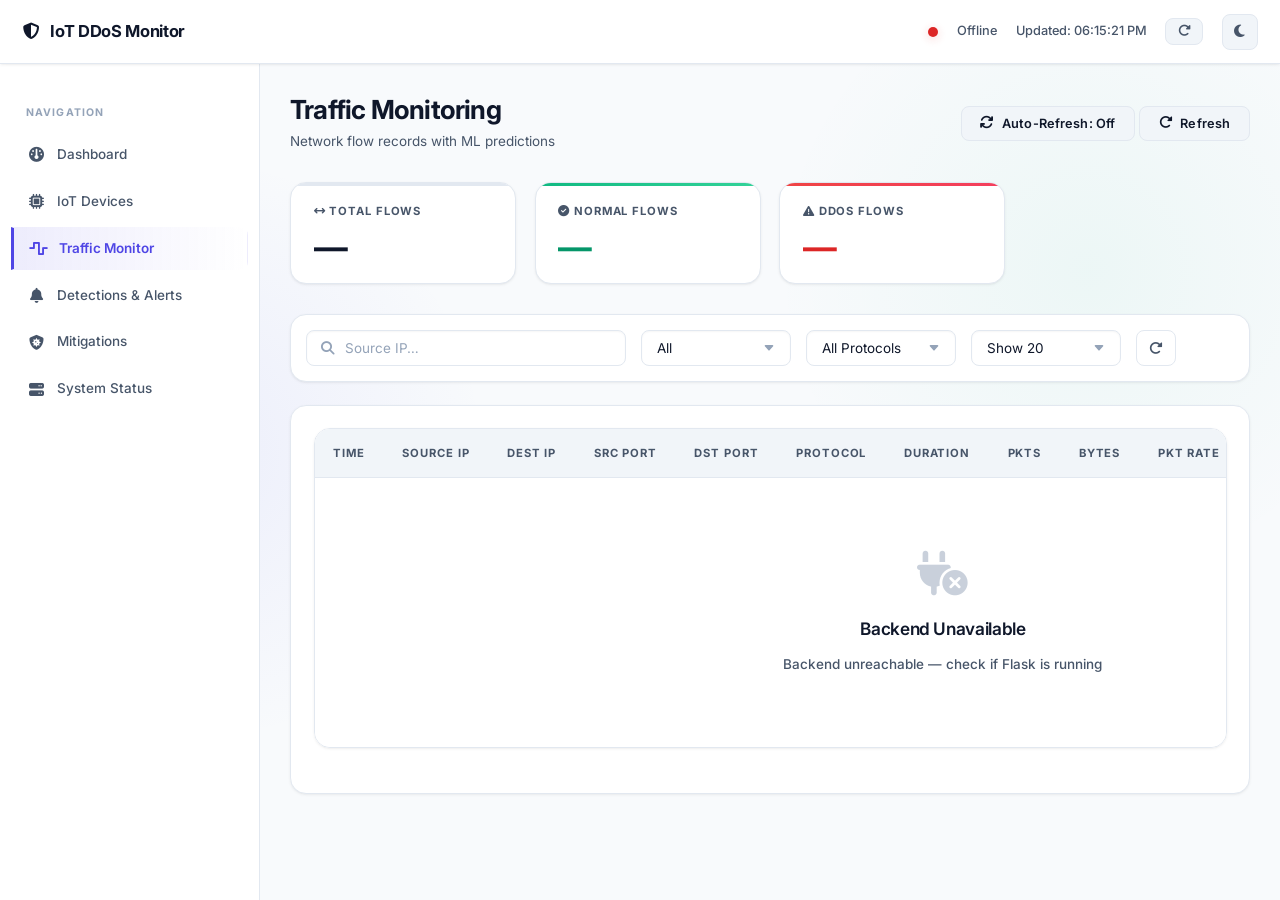
<file: frontend/pages/traffic.html>
<!DOCTYPE html>
<html lang="en" data-theme="light">
<head>
  <meta charset="UTF-8" />
  <meta name="viewport" content="width=device-width, initial-scale=1.0" />
  <title>Traffic Monitor | IoT DDoS Monitor</title>

  <!-- Font Awesome CDN -->
  <link
    rel="stylesheet"
    href="https://cdnjs.cloudflare.com/ajax/libs/font-awesome/6.5.0/css/all.min.css"
    integrity="sha512-Avb2QiuDEEvB4bZJYdft2mNjVShBftLdPG8FJ0V7irTLQ8Uo0qcPxh4Plq7G5tGm0rU+1SPhVotteLpBERwTkA=="
    crossorigin="anonymous"
    referrerpolicy="no-referrer"
  />

  <!-- App Stylesheets (Cache-busted) -->
  <link rel="stylesheet" href="../css/main.css?v=3.2" />
  <link rel="stylesheet" href="../css/dashboard.css?v=3.2" />
  <link rel="stylesheet" href="../css/tables.css?v=3.2" />
  <link rel="stylesheet" href="../css/charts.css?v=3.2" />
  <link rel="stylesheet" href="../css/responsive.css?v=3.2" />

  <script>
    (function() {
      var t = localStorage.getItem('theme_v2') || 'light';
      document.documentElement.setAttribute('data-theme', t);
    })();
  </script>
</head>
<body class="app-wrapper">

  <!-- Header -->
  <header class="app-header" role="banner">
    <a href="dashboard.html" class="header-brand" style="text-decoration:none">
      <i class="fa-solid fa-shield-halved" aria-hidden="true"></i>
      <span>IoT DDoS Monitor</span>
    </a>
    <button class="sidebar-toggle" id="sidebar-toggle" type="button" aria-label="Toggle navigation sidebar" aria-expanded="false" aria-controls="sidebar">
      <i class="fa-solid fa-bars" aria-hidden="true"></i>
    </button>
    <div class="header-spacer" role="separator"></div>
    <div class="header-meta" role="toolbar" aria-label="Dashboard controls">
      <span id="demo-mode-badge" class="demo-badge" style="display:none" aria-live="polite" aria-atomic="true">DEMO MODE</span>
      <span class="api-status-dot" id="api-dot" aria-hidden="true"></span>
      <span id="api-status-text" class="api-status-text" aria-live="polite">Connecting…</span>
      <span class="last-updated">Updated: <span id="last-updated-time">—</span></span>
      <button class="header-refresh-btn" id="global-refresh" type="button" aria-label="Refresh all data">
        <i class="fa-solid fa-rotate-right" aria-hidden="true"></i>
      </button>
      <button
        class="header-theme-toggle"
        id="theme-toggle-btn"
        type="button"
        aria-label="Toggle light or dark theme"
        title="Toggle Theme"
      >
        <i class="fa-solid fa-moon" id="theme-toggle-icon" aria-hidden="true"></i>
      </button>
    </div>
  </header>

  <div class="app-body">
    <aside class="sidebar" id="sidebar">
      <nav class="sidebar-nav" aria-label="Main navigation">
        <div class="nav-section-label">Navigation</div>
        <a class="nav-item" href="dashboard.html"><i class="fa-solid fa-gauge"></i> <span>Dashboard</span></a>
        <a class="nav-item" href="devices.html"><i class="fa-solid fa-microchip"></i> <span>IoT Devices</span></a>
        <a class="nav-item active" href="traffic.html" aria-current="page"><i class="fa-solid fa-wave-square"></i> <span>Traffic Monitor</span></a>
        <a class="nav-item" href="alerts.html"><i class="fa-solid fa-bell"></i> <span>Detections &amp; Alerts</span><span class="nav-badge" id="alerts-badge" style="display:none">0</span></a>
        <a class="nav-item" href="mitigations.html"><i class="fa-solid fa-shield-virus"></i> <span>Mitigations</span></a>
        <a class="nav-item" href="system.html"><i class="fa-solid fa-server"></i> <span>System Status</span></a>
      </nav>
    </aside>

    <!-- Main Content -->
    <main class="main-content" id="main-content">

      <!-- Page Header -->
      <div class="page-header">
        <div class="page-header-text">
          <h1 class="page-title">Traffic Monitoring</h1>
          <p class="page-subtitle">Network flow records with ML predictions</p>
        </div>

        <div class="page-header-actions">
          <!-- Auto-refresh toggle -->
          <button
            class="btn btn-ghost"
            id="traffic-auto-refresh"
            role="switch"
            aria-checked="false"
            aria-label="Toggle auto-refresh"
          >
            <i class="fa-solid fa-arrows-rotate" aria-hidden="true"></i>
            <span class="auto-refresh-label">Auto-Refresh: Off</span>
          </button>

          <button
            class="btn btn-ghost"
            id="traffic-refresh-header-btn"
            type="button"
            onclick="refresh()"
            aria-label="Refresh traffic data"
          >
            <i class="fa-solid fa-rotate-right" aria-hidden="true"></i>
            Refresh
          </button>
        </div>
      </div>

      <!-- KPI Row (3 stat cards) -->
      <section class="kpi-grid kpi-row" role="region" aria-label="Traffic statistics">

        <div class="kpi-card stat-card" aria-labelledby="kpi-total-label">
          <div class="kpi-label" id="kpi-total-label">
            <i class="fa-solid fa-arrows-left-right" aria-hidden="true"></i> Total Flows
          </div>
          <div
            class="kpi-value stat-card__value"
            id="total-flows"
            aria-live="polite"
            aria-atomic="true"
          >—</div>
        </div>

        <div class="kpi-card kpi-success stat-card" aria-labelledby="kpi-normal-label">
          <div class="kpi-label" id="kpi-normal-label">
            <i class="fa-solid fa-circle-check" aria-hidden="true"></i> Normal Flows
          </div>
          <div
            class="kpi-value stat-card__value stat-card__value--green"
            id="normal-flows"
            aria-live="polite"
            aria-atomic="true"
          >—</div>
        </div>

        <div class="kpi-card kpi-danger stat-card" aria-labelledby="kpi-ddos-label">
          <div class="kpi-label" id="kpi-ddos-label">
            <i class="fa-solid fa-triangle-exclamation" aria-hidden="true"></i> DDoS Flows
          </div>
          <div
            class="kpi-value stat-card__value stat-card__value--red"
            id="ddos-flows"
            aria-live="polite"
            aria-atomic="true"
          >—</div>
        </div>

      </section>

      <!-- Filter Bar -->
      <div class="filter-bar" role="search" aria-label="Traffic filters">

        <div class="search-group">
          <label for="traffic-search" class="sr-only">Search by source IP</label>
          <i class="fa-solid fa-magnifying-glass search-icon" aria-hidden="true"></i>
          <input
            type="search"
            id="traffic-search"
            class="input search-input"
            placeholder="Source IP…"
            autocomplete="off"
            aria-label="Search by source IP address"
          />
        </div>

        <div class="filter-group">
          <label for="traffic-prediction-filter" class="sr-only">Filter by prediction</label>
          <select
            id="traffic-prediction-filter"
            class="select filter-select"
            aria-label="Filter by ML prediction"
          >
            <option value="">All</option>
            <option value="NORMAL">NORMAL</option>
            <option value="DDOS">DDOS</option>
          </select>
        </div>

        <div class="filter-group">
          <label for="traffic-protocol-filter" class="sr-only">Filter by protocol</label>
          <select
            id="traffic-protocol-filter"
            class="select filter-select"
            aria-label="Filter by network protocol"
          >
            <option value="">All Protocols</option>
            <option value="TCP">TCP</option>
            <option value="UDP">UDP</option>
            <option value="ICMP">ICMP</option>
          </select>
        </div>

        <div class="filter-group">
          <label for="traffic-limit" class="sr-only">Rows to show</label>
          <select
            id="traffic-limit"
            class="select filter-select"
            aria-label="Number of rows to display"
          >
            <option value="20">Show 20</option>
            <option value="50">Show 50</option>
            <option value="100">Show 100</option>
          </select>
        </div>

        <button
          class="btn btn-ghost btn-icon"
          id="traffic-refresh-btn"
          type="button"
          aria-label="Refresh traffic table"
          title="Refresh"
        >
          <i class="fa-solid fa-rotate-right" aria-hidden="true"></i>
        </button>

      </div><!-- /.filter-bar -->

      <!-- Traffic Table Card -->
      <div class="card">
        <div
          class="table-wrapper table-wrapper--wide"
          role="region"
          aria-label="Traffic flows table"
          tabindex="0"
        >
          <table id="traffic-table" class="data-table data-table--dense">
            <thead>
              <tr>
                <th scope="col">Time</th>
                <th scope="col">Source IP</th>
                <th scope="col">Dest IP</th>
                <th scope="col">Src Port</th>
                <th scope="col">Dst Port</th>
                <th scope="col">Protocol</th>
                <th scope="col">Duration</th>
                <th scope="col">Pkts</th>
                <th scope="col">Bytes</th>
                <th scope="col">Pkt Rate</th>
                <th scope="col">Prediction</th>
                <th scope="col">Confidence</th>
                <th scope="col" class="col-actions">Actions</th>
              </tr>
            </thead>
            <tbody
              id="traffic-tbody"
              aria-live="polite"
              aria-busy="true"
            >
              <!-- Loading skeleton rows -->
              <tr class="skeleton-row" aria-hidden="true">
                <td><div class="skeleton skeleton-text"></div></td>
                <td><div class="skeleton skeleton-text"></div></td>
                <td><div class="skeleton skeleton-text"></div></td>
                <td><div class="skeleton skeleton-text"></div></td>
                <td><div class="skeleton skeleton-text"></div></td>
                <td><div class="skeleton skeleton-text"></div></td>
                <td><div class="skeleton skeleton-text"></div></td>
                <td><div class="skeleton skeleton-text"></div></td>
                <td><div class="skeleton skeleton-text"></div></td>
                <td><div class="skeleton skeleton-text"></div></td>
                <td><div class="skeleton skeleton-text"></div></td>
                <td><div class="skeleton skeleton-text"></div></td>
                <td><div class="skeleton skeleton-text"></div></td>
              </tr>
              <tr class="skeleton-row" aria-hidden="true">
                <td><div class="skeleton skeleton-text"></div></td>
                <td><div class="skeleton skeleton-text"></div></td>
                <td><div class="skeleton skeleton-text"></div></td>
                <td><div class="skeleton skeleton-text"></div></td>
                <td><div class="skeleton skeleton-text"></div></td>
                <td><div class="skeleton skeleton-text"></div></td>
                <td><div class="skeleton skeleton-text"></div></td>
                <td><div class="skeleton skeleton-text"></div></td>
                <td><div class="skeleton skeleton-text"></div></td>
                <td><div class="skeleton skeleton-text"></div></td>
                <td><div class="skeleton skeleton-text"></div></td>
                <td><div class="skeleton skeleton-text"></div></td>
                <td><div class="skeleton skeleton-text"></div></td>
              </tr>
              <tr class="skeleton-row" aria-hidden="true">
                <td><div class="skeleton skeleton-text"></div></td>
                <td><div class="skeleton skeleton-text"></div></td>
                <td><div class="skeleton skeleton-text"></div></td>
                <td><div class="skeleton skeleton-text"></div></td>
                <td><div class="skeleton skeleton-text"></div></td>
                <td><div class="skeleton skeleton-text"></div></td>
                <td><div class="skeleton skeleton-text"></div></td>
                <td><div class="skeleton skeleton-text"></div></td>
                <td><div class="skeleton skeleton-text"></div></td>
                <td><div class="skeleton skeleton-text"></div></td>
                <td><div class="skeleton skeleton-text"></div></td>
                <td><div class="skeleton skeleton-text"></div></td>
                <td><div class="skeleton skeleton-text"></div></td>
              </tr>
            </tbody>
          </table>

          <!-- Empty state (shown by JS when no rows) -->
          <div class="empty-state hidden" id="traffic-empty-state" style="display:none">
            <i class="fa-solid fa-filter-circle-xmark empty-state__icon" aria-hidden="true"></i>
            <p class="empty-state__title">No traffic flows found</p>
            <p class="empty-state__sub">Try adjusting your filters or refreshing the data.</p>
            <button class="btn btn-ghost" id="traffic-empty-refresh-btn" type="button" onclick="refresh()">
              <i class="fa-solid fa-rotate-right" aria-hidden="true"></i>
              Refresh
            </button>
          </div>

        </div><!-- /.table-wrapper -->

        <!-- Pagination -->
        <nav
          class="pagination"
          id="traffic-pagination"
          aria-label="Traffic table pagination"
        ></nav>

      </div><!-- /.card -->

    </main>
  </div><!-- /.app-body -->

  <!-- Toast Container -->
  <div
    id="toast-container"
    class="toast-container"
    role="status"
    aria-live="polite"
    aria-atomic="false"
  ></div>

  <!-- Scripts -->
  <script src="../js/config.js?v=3.2"></script>
  <script src="../js/api.js?v=3.2"></script>
  <script src="../js/utils.js?v=3.2"></script>
  <script src="../js/state.js?v=3.2"></script>
  <script src="../js/traffic.js?v=3.2"></script>

</body>
</html>
</file>
<file: frontend/css/main.css>
@import url('https://fonts.googleapis.com/css2?family=Inter:wght@300;400;500;600;700&family=JetBrains+Mono:wght@400;500&display=swap');

/* ============================================================
   css/main.css - MODERN REDESIGN
   Core design tokens, layout shell, sidebar, header, toasts,
   modals, badges, status indicators, and base typography.
   ============================================================ */

:root,
[data-theme="light"] {
  /* ============================================================
     PREMIUM LIGHT THEME (Default)
     Crisp, modern, high-contrast dashboard aesthetics
     ============================================================ */
  --bg-base:        #F8FAFC; /* Slate 50 clean background */
  --bg-surface:     #FFFFFF; /* Pure white card surface */
  --bg-raised:      #F1F5F9; /* Slate 100 secondary panels/headers */
  --bg-hover:       #E2E8F0; /* Slate 200 on hover */
  --bg-input:       #FFFFFF; /* Crisp input background */

  /* Borders & Shadows */
  --border:         #E2E8F0; /* Slate 200 border */
  --border-light:   #F1F5F9; /* Slate 100 divider */
  --border-glow:    rgba(79, 70, 229, 0.2);

  /* Typography */
  --text-primary:   #0F172A; /* Slate 900 bold, crisp text */
  --text-secondary: #475569; /* Slate 600 secondary text */
  --text-muted:     #94A3B8; /* Slate 400 muted text */

  /* Modern Accents */
  --accent:         #4F46E5; /* Indigo 600 */
  --accent-hover:   #4338CA; /* Indigo 700 */
  --accent-dim:     rgba(79, 70, 229, 0.1);
  --primary-glow:   0 4px 14px rgba(79, 70, 229, 0.2);

  /* Status Colors (vibrant, accessible contrast) */
  --green:          #059669; /* Emerald 600 */
  --green-dim:      rgba(5, 150, 105, 0.12);
  --green-glow:     0 2px 10px rgba(5, 150, 105, 0.2);

  --yellow:         #D97706; /* Amber 600 */
  --yellow-dim:     rgba(217, 119, 6, 0.12);
  --yellow-glow:    0 2px 10px rgba(217, 119, 6, 0.2);

  --red:            #DC2626; /* Red 600 */
  --red-dim:        rgba(220, 38, 38, 0.12);
  --red-glow:       0 2px 10px rgba(220, 38, 38, 0.2);

  --orange:         #EA580C; /* Orange 600 */
  --orange-dim:     rgba(234, 88, 12, 0.12);

  --purple:         #7C3AED; /* Violet 600 */

  /* Layout Variables */
  --sidebar-width:  260px;
  --header-height:  64px;
  --radius:         8px;
  --radius-lg:      16px;
  --shadow:         0 1px 3px 0 rgba(0, 0, 0, 0.06), 0 1px 2px -1px rgba(0, 0, 0, 0.06);
  --shadow-lg:      0 10px 15px -3px rgba(0, 0, 0, 0.08), 0 4px 6px -4px rgba(0, 0, 0, 0.04);

  /* Chart Colors */
  --chart-grid:     #E2E8F0;
  --chart-ticks:    #64748B;

  /* Fonts */
  --font-mono:      'JetBrains Mono', 'Courier New', Courier, monospace;
  --font-sans:      'Inter', -apple-system, BlinkMacSystemFont, 'Segoe UI', Helvetica, Arial, sans-serif;
}

[data-theme="dark"] {
  /* ============================================================
     PREMIUM DARK THEME
     ============================================================ */
  --bg-base:        #020617; /* Slate 950 */
  --bg-surface:     rgba(15, 23, 42, 0.75); /* Slate 900 */
  --bg-raised:      rgba(30, 41, 59, 0.75); /* Slate 800 */
  --bg-hover:       rgba(51, 65, 85, 0.85); /* Slate 700 */
  --bg-input:       rgba(2, 6, 23, 0.5);

  --border:         rgba(51, 65, 85, 0.5); /* Slate 700 */
  --border-light:   rgba(51, 65, 85, 0.3);
  --border-glow:    rgba(99, 102, 241, 0.4);

  --text-primary:   #F8FAFC; /* Slate 50 */
  --text-secondary: #94A3B8; /* Slate 400 */
  --text-muted:     #64748B; /* Slate 500 */

  --accent:         #6366F1; /* Indigo 500 */
  --accent-hover:   #818CF8; /* Indigo 400 */
  --accent-dim:     rgba(99, 102, 241, 0.15);
  --primary-glow:   0 0 20px rgba(99, 102, 241, 0.4);

  --green:          #10B981;
  --green-dim:      rgba(16, 185, 129, 0.15);
  --green-glow:     0 0 15px rgba(16, 185, 129, 0.4);

  --yellow:         #F59E0B;
  --yellow-dim:     rgba(245, 158, 11, 0.15);
  --yellow-glow:    0 0 15px rgba(245, 158, 11, 0.4);

  --red:            #EF4444;
  --red-dim:        rgba(239, 68, 68, 0.15);
  --red-glow:       0 0 15px rgba(239, 68, 68, 0.4);

  --orange:         #F97316;
  --orange-dim:     rgba(249, 115, 22, 0.15);
  --purple:         #8B5CF6;

  --shadow:         0 4px 6px -1px rgba(0, 0, 0, 0.3);
  --shadow-lg:      0 10px 25px -3px rgba(0, 0, 0, 0.5), 0 4px 10px rgba(0,0,0,0.4);

  --chart-grid:     #21262d;
  --chart-ticks:    #8b949e;
}

/* ---------------------------------------------------------------
   Reset & Base
   --------------------------------------------------------------- */
*, *::before, *::after { box-sizing: border-box; margin: 0; padding: 0; }

html { font-size: 15px; scroll-behavior: smooth; }

body {
  font-family: var(--font-sans);
  background: var(--bg-base);
  /* Added a beautiful subtle background glow effect */
  background-image: 
    radial-gradient(circle at 15% 50%, rgba(99, 102, 241, 0.08), transparent 25%),
    radial-gradient(circle at 85% 30%, rgba(16, 185, 129, 0.05), transparent 25%);
  background-attachment: fixed;
  color: var(--text-primary);
  min-height: 100vh;
  display: flex;
  flex-direction: column;
  line-height: 1.6;
  -webkit-font-smoothing: antialiased;
  -moz-osx-font-smoothing: grayscale;
}

a { color: var(--accent); text-decoration: none; transition: color 0.2s; }
a:hover { color: var(--accent-hover); }
a:focus { outline: 2px solid var(--accent); outline-offset: 3px; border-radius: 4px; }

h1,h2,h3,h4,h5 { font-weight: 600; line-height: 1.2; color: var(--text-primary); letter-spacing: -0.02em; }
p { color: var(--text-secondary); }
code, pre { font-family: var(--font-mono); font-size: 0.85rem; }
button, input, select, textarea { font-family: inherit; font-size: inherit; color: inherit; }
img, svg { display: block; }

/* ---------------------------------------------------------------
   App Shell
   --------------------------------------------------------------- */
.app-wrapper {
  display: flex;
  flex-direction: column;
  min-height: 100vh;
}

/* ---------------------------------------------------------------
   Header (Glassmorphic)
   --------------------------------------------------------------- */
.app-header {
  height: var(--header-height);
  background: var(--bg-surface);
  backdrop-filter: blur(16px);
  -webkit-backdrop-filter: blur(16px);
  border-bottom: 1px solid var(--border);
  display: flex;
  align-items: center;
  padding: 0 1.5rem;
  gap: 1.25rem;
  position: sticky;
  top: 0;
  z-index: 100;
  flex-shrink: 0;
  box-shadow: var(--shadow);
}

[data-theme="dark"] .app-header {
  background: rgba(15, 23, 42, 0.75);
  box-shadow: 0 4px 20px rgba(0,0,0,0.2);
}

.header-brand {
  display: flex;
  align-items: center;
  gap: 0.75rem;
  font-size: 1.1rem;
  font-weight: 700;
  color: var(--text-primary);
  white-space: nowrap;
  letter-spacing: -0.02em;
}

.header-brand .brand-icon {
  font-size: 1.35rem;
  background: linear-gradient(135deg, #6366F1, #06B6D4);
  -webkit-background-clip: text;
  -webkit-text-fill-color: transparent;
  filter: drop-shadow(0 2px 4px rgba(99,102,241,0.3));
}

.header-spacer { flex: 1; }

.header-meta {
  display: flex;
  align-items: center;
  gap: 1.25rem;
  font-size: 0.85rem;
  color: var(--text-secondary);
  font-weight: 500;
}

.demo-badge {
  display: inline-flex;
  align-items: center;
  gap: 0.4rem;
  background: linear-gradient(135deg, rgba(245,158,11,0.2), rgba(245,158,11,0.05));
  color: var(--yellow);
  border: 1px solid rgba(245,158,11,0.4);
  padding: 0.35rem 0.8rem;
  border-radius: 999px;
  font-size: 0.75rem;
  font-weight: 700;
  letter-spacing: 0.05em;
  text-transform: uppercase;
  box-shadow: var(--yellow-glow);
}

.real-badge {
  background: linear-gradient(135deg, rgba(16,185,129,0.2), rgba(16,185,129,0.05));
  color: var(--green);
  border-color: rgba(16,185,129,0.4);
  box-shadow: var(--green-glow);
}

.api-status-dot {
  width: 10px;
  height: 10px;
  border-radius: 50%;
  background: var(--text-muted);
  display: inline-block;
  flex-shrink: 0;
  transition: all 0.3s ease;
}
.api-status-dot.online  { background: var(--green); box-shadow: var(--green-glow); }
.api-status-dot.offline { background: var(--red); box-shadow: var(--red-glow); }

.header-refresh-btn {
  background: var(--bg-raised);
  border: 1px solid var(--border);
  color: var(--text-secondary);
  padding: 0.4rem 0.75rem;
  border-radius: var(--radius);
  cursor: pointer;
  display: flex;
  align-items: center;
  gap: 0.4rem;
  transition: all 0.2s cubic-bezier(0.4, 0, 0.2, 1);
  font-size: 0.85rem;
  font-weight: 500;
}
.header-refresh-btn:hover { 
  color: var(--text-primary); 
  border-color: var(--accent);
  background: var(--bg-hover);
  box-shadow: 0 0 10px var(--accent-dim);
}

.header-theme-toggle {
  background: var(--bg-raised);
  border: 1px solid var(--border);
  color: var(--text-secondary);
  width: 36px;
  height: 36px;
  border-radius: var(--radius);
  display: inline-flex;
  align-items: center;
  justify-content: center;
  cursor: pointer;
  transition: all 0.2s cubic-bezier(0.4, 0, 0.2, 1);
  font-size: 0.95rem;
}
.header-theme-toggle:hover {
  color: var(--text-primary);
  border-color: var(--accent);
  background: var(--bg-hover);
  box-shadow: 0 0 10px var(--accent-dim);
}

.sidebar-toggle {
  display: none;
  background: none;
  border: none;
  color: var(--text-secondary);
  font-size: 1.4rem;
  cursor: pointer;
  padding: 0.4rem;
  transition: color 0.2s;
}
.sidebar-toggle:hover { color: var(--text-primary); }

/* ---------------------------------------------------------------
   Body content
   --------------------------------------------------------------- */
.app-body {
  display: flex;
  flex: 1;
  overflow: hidden;
}

/* ---------------------------------------------------------------
   Sidebar
   --------------------------------------------------------------- */
.sidebar {
  width: var(--sidebar-width);
  background: var(--bg-surface);
  border-right: 1px solid var(--border);
  display: flex;
  flex-direction: column;
  flex-shrink: 0;
  overflow-y: auto;
  overflow-x: hidden;
  transition: transform .3s cubic-bezier(0.4, 0, 0.2, 1);
}

[data-theme="dark"] .sidebar {
  background: rgba(15, 23, 42, 0.4);
  backdrop-filter: blur(12px);
  -webkit-backdrop-filter: blur(12px);
}

.sidebar-nav { padding: 1.25rem 0.75rem; flex: 1; display: flex; flex-direction: column; gap: 0.25rem; }

.nav-section-label {
  font-size: 0.7rem;
  font-weight: 700;
  text-transform: uppercase;
  letter-spacing: 0.1em;
  color: var(--text-muted);
  padding: 1rem 1rem 0.5rem;
  margin-top: 0.5rem;
}

.nav-item {
  display: flex;
  align-items: center;
  gap: 0.75rem;
  padding: 0.65rem 1rem;
  border-radius: var(--radius);
  color: var(--text-secondary);
  font-size: 0.9rem;
  font-weight: 500;
  cursor: pointer;
  transition: all 0.2s cubic-bezier(0.4, 0, 0.2, 1);
  white-space: nowrap;
  border: 1px solid transparent;
  background: transparent;
  width: 100%;
  text-align: left;
  text-decoration: none;
}
.nav-item i { width: 18px; text-align: center; font-size: 1rem; flex-shrink: 0; transition: transform 0.2s; }
.nav-item:hover { 
  background: var(--bg-raised); 
  color: var(--text-primary); 
  border-color: var(--border-light);
}
.nav-item:hover i { transform: translateX(2px); color: var(--text-primary); }

.nav-item.active { 
  background: linear-gradient(90deg, var(--accent-dim), transparent);
  color: var(--accent); 
  font-weight: 600; 
  border-left: 3px solid var(--accent);
  border-radius: 0 var(--radius) var(--radius) 0;
}
.nav-item.active i { color: var(--accent); }

.nav-badge {
  margin-left: auto;
  background: linear-gradient(135deg, #EF4444, #B91C1C);
  color: white;
  font-size: 0.7rem;
  font-weight: 700;
  padding: 0.15rem 0.5rem;
  border-radius: 999px;
  min-width: 20px;
  text-align: center;
  box-shadow: var(--red-glow);
}

/* ---------------------------------------------------------------
   Main content
   --------------------------------------------------------------- */
.main-content {
  flex: 1;
  overflow-y: auto;
  overflow-x: hidden;
  padding: 2rem;
  min-width: 0;
}

.page-header {
  display: flex;
  align-items: center;
  justify-content: space-between;
  gap: 1.5rem;
  margin-bottom: 2rem;
  flex-wrap: wrap;
}

.page-title {
  font-size: 1.75rem;
  font-weight: 700;
  color: var(--text-primary);
  letter-spacing: -0.03em;
}

[data-theme="dark"] .page-title {
  background: linear-gradient(to right, #F8FAFC, #94A3B8);
  -webkit-background-clip: text;
  -webkit-text-fill-color: transparent;
}

.page-subtitle {
  font-size: 0.9rem;
  color: var(--text-secondary);
  margin-top: 0.35rem;
}

/* ---------------------------------------------------------------
   Cards (Glassmorphic)
   --------------------------------------------------------------- */
.card {
  background: var(--bg-surface);
  backdrop-filter: blur(12px);
  -webkit-backdrop-filter: blur(12px);
  border: 1px solid var(--border);
  border-radius: var(--radius-lg);
  padding: 1.5rem;
  box-shadow: var(--shadow);
  transition: transform 0.2s, box-shadow 0.2s, border-color 0.2s;
}
.card:hover {
  border-color: rgba(99, 102, 241, 0.3);
  box-shadow: 0 8px 25px rgba(0,0,0,0.4);
}

.card-header {
  display: flex;
  align-items: center;
  justify-content: space-between;
  margin-bottom: 1.25rem;
  gap: 1rem;
}

.card-title {
  font-size: 1rem;
  font-weight: 600;
  color: var(--text-primary);
  display: flex;
  align-items: center;
  gap: 0.6rem;
  letter-spacing: -0.01em;
}
.card-title i { color: var(--accent); font-size: 1rem; }

/* ---------------------------------------------------------------
   KPI stat cards
   --------------------------------------------------------------- */
.kpi-grid {
  display: grid;
  grid-template-columns: repeat(auto-fill, minmax(200px, 1fr));
  gap: 1.25rem;
  margin-bottom: 2rem;
}

.kpi-card {
  background: var(--bg-surface);
  border: 1px solid var(--border);
  border-radius: var(--radius-lg);
  padding: 1.25rem 1.5rem;
  display: flex;
  flex-direction: column;
  gap: 0.5rem;
  position: relative;
  overflow: hidden;
  box-shadow: var(--shadow);
  transition: all 0.3s cubic-bezier(0.4, 0, 0.2, 1);
}

[data-theme="dark"] .kpi-card {
  background: linear-gradient(145deg, var(--bg-surface), rgba(15,23,42,0.4));
  backdrop-filter: blur(12px);
}

.kpi-card::before {
  content: '';
  position: absolute;
  top: 0; left: 0; right: 0; height: 3px;
  background: var(--border);
  transition: background 0.3s;
}
.kpi-card:hover { 
  transform: translateY(-4px); 
  border-color: var(--border-light);
  box-shadow: var(--shadow-lg);
}

.kpi-label {
  font-size: 0.75rem;
  font-weight: 700;
  text-transform: uppercase;
  letter-spacing: 0.08em;
  color: var(--text-secondary);
}

.kpi-value {
  font-size: 2.25rem;
  font-weight: 700;
  color: var(--text-primary);
  line-height: 1.1;
  letter-spacing: -0.03em;
}

.kpi-sub {
  font-size: 0.8rem;
  color: var(--text-muted);
  font-weight: 500;
}

/* Beautiful KPI Accents */
.kpi-card.kpi-danger::before  { background: linear-gradient(90deg, #EF4444, #F43F5E); }
.kpi-card.kpi-danger .kpi-value { color: var(--red); }
.kpi-card.kpi-danger:hover { box-shadow: 0 10px 25px rgba(239, 68, 68, 0.15); }

.kpi-card.kpi-warning::before { background: linear-gradient(90deg, #F59E0B, #FBBF24); }
.kpi-card.kpi-warning .kpi-value { color: var(--yellow); }
.kpi-card.kpi-warning:hover { box-shadow: 0 10px 25px rgba(245, 158, 11, 0.15); }

.kpi-card.kpi-success::before { background: linear-gradient(90deg, #10B981, #34D399); }
.kpi-card.kpi-success .kpi-value { color: var(--green); }
.kpi-card.kpi-success:hover { box-shadow: 0 10px 25px rgba(16, 185, 129, 0.15); }

.kpi-card.kpi-accent::before  { background: linear-gradient(90deg, #6366F1, #818CF8); }
.kpi-card.kpi-accent .kpi-value { color: var(--accent); }
.kpi-card.kpi-accent:hover { box-shadow: 0 10px 25px rgba(99, 102, 241, 0.15); }

[data-theme="dark"] .kpi-card.kpi-danger .kpi-value { background: linear-gradient(to right, #FCA5A5, #EF4444); -webkit-background-clip: text; -webkit-text-fill-color: transparent; }
[data-theme="dark"] .kpi-card.kpi-warning .kpi-value { background: linear-gradient(to right, #FDE68A, #F59E0B); -webkit-background-clip: text; -webkit-text-fill-color: transparent; }
[data-theme="dark"] .kpi-card.kpi-success .kpi-value { background: linear-gradient(to right, #6EE7B7, #10B981); -webkit-background-clip: text; -webkit-text-fill-color: transparent; }
[data-theme="dark"] .kpi-card.kpi-accent .kpi-value { background: linear-gradient(to right, #A5B4FC, #6366F1); -webkit-background-clip: text; -webkit-text-fill-color: transparent; }

/* ---------------------------------------------------------------
   Buttons
   --------------------------------------------------------------- */
.btn {
  display: inline-flex;
  align-items: center;
  justify-content: center;
  gap: 0.5rem;
  padding: 0.6rem 1.25rem;
  border-radius: var(--radius);
  font-size: 0.85rem;
  font-weight: 600;
  cursor: pointer;
  border: 1px solid transparent;
  transition: all 0.2s cubic-bezier(0.4, 0, 0.2, 1);
  white-space: nowrap;
  letter-spacing: 0.01em;
}
.btn:focus { outline: 2px solid var(--accent); outline-offset: 3px; }
.btn:disabled { opacity: 0.5; cursor: not-allowed; filter: grayscale(1); }
.btn i { font-size: 0.9rem; }

.btn-primary {
  background: linear-gradient(135deg, var(--accent), #4F46E5);
  color: #ffffff;
  box-shadow: 0 2px 10px rgba(99, 102, 241, 0.3);
}
.btn-primary:hover:not(:disabled) { 
  transform: translateY(-1px);
  box-shadow: var(--primary-glow); 
}

.btn-danger {
  background: linear-gradient(135deg, var(--red), #DC2626);
  color: white;
  box-shadow: 0 2px 10px rgba(239, 68, 68, 0.3);
}
.btn-danger:hover:not(:disabled) { 
  transform: translateY(-1px);
  box-shadow: var(--red-glow); 
}

.btn-success {
  background: linear-gradient(135deg, var(--green), #059669);
  color: white;
  box-shadow: 0 2px 10px rgba(16, 185, 129, 0.3);
}
.btn-success:hover:not(:disabled) { 
  transform: translateY(-1px);
  box-shadow: var(--green-glow); 
}

.btn-ghost {
  background: var(--bg-raised);
  color: var(--text-primary);
  border: 1px solid var(--border);
}
.btn-ghost:hover:not(:disabled) { 
  background: var(--bg-hover); 
  border-color: var(--border-light); 
}

.btn-sm { padding: 0.4rem 0.8rem; font-size: 0.8rem; }

.btn-icon {
  background: var(--bg-surface);
  border: 1px solid var(--border);
  color: var(--text-secondary);
  width: 36px; height: 36px;
  display: inline-flex;
  align-items: center;
  justify-content: center;
  border-radius: var(--radius);
  cursor: pointer;
  transition: all 0.2s;
}
.btn-icon:hover { 
  color: var(--accent); 
  border-color: var(--accent);
  background: var(--accent-dim);
}

/* ---------------------------------------------------------------
   Badges
   --------------------------------------------------------------- */
.badge {
  display: inline-flex;
  align-items: center;
  gap: 0.35rem;
  font-size: 0.72rem;
  font-weight: 700;
  text-transform: uppercase;
  letter-spacing: 0.08em;
  padding: 0.3rem 0.65rem;
  border-radius: 999px;
  white-space: nowrap;
}

.badge-success  { background: var(--green-dim);  color: var(--green);  border: 1px solid rgba(16,185,129,0.3); box-shadow: 0 0 10px rgba(16,185,129,0.1); }
.badge-danger   { background: var(--red-dim);    color: var(--red);    border: 1px solid rgba(239,68,68,0.3); box-shadow: 0 0 10px rgba(239,68,68,0.1); }
.badge-warning  { background: var(--yellow-dim); color: var(--yellow); border: 1px solid rgba(245,158,11,0.3); }
.badge-info     { background: var(--accent-dim); color: var(--accent); border: 1px solid rgba(99,102,241,0.3); }
.badge-critical { background: rgba(139,92,246,0.15); color: #C4B5FD; border: 1px solid rgba(139,92,246,0.4); box-shadow: 0 0 15px rgba(139,92,246,0.2); }
.badge-secondary { background: var(--bg-raised); color: var(--text-secondary); border: 1px solid var(--border); }

/* ---------------------------------------------------------------
   Status indicators
   --------------------------------------------------------------- */
.status-dot {
  width: 10px; height: 10px;
  border-radius: 50%;
  display: inline-block;
  flex-shrink: 0;
}
.status-online     .status-dot { background: var(--green); box-shadow: var(--green-glow); }
.status-offline    .status-dot { background: var(--text-muted); }
.status-suspicious .status-dot { background: var(--yellow); box-shadow: var(--yellow-glow); }
.status-blocked    .status-dot { background: var(--red); box-shadow: var(--red-glow); }

.status-pill {
  display: inline-flex;
  align-items: center;
  gap: 0.5rem;
  font-size: 0.8rem;
  font-weight: 600;
  padding: 0.35rem 0.8rem;
  border-radius: 999px;
  text-transform: uppercase;
  letter-spacing: 0.05em;
  border: 1px solid transparent;
}
.status-online     { background: var(--green-dim);  color: var(--green); border-color: rgba(16,185,129,0.2); }
.status-offline    { background: var(--bg-raised);  color: var(--text-secondary); border-color: var(--border); }
.status-suspicious { background: var(--yellow-dim); color: var(--yellow); border-color: rgba(245,158,11,0.2); }
.status-blocked    { background: var(--red-dim);    color: var(--red); border-color: rgba(239,68,68,0.2); }
.status-unknown    { background: var(--bg-raised);  color: var(--text-secondary); border-color: var(--border); }

/* ---------------------------------------------------------------
   Loading skeleton
   --------------------------------------------------------------- */
.skeleton {
  background: linear-gradient(90deg, var(--bg-raised) 25%, var(--bg-hover) 50%, var(--bg-raised) 75%);
  background-size: 200% 100%;
  animation: shimmer 2s infinite linear;
  border-radius: var(--radius);
}
@keyframes shimmer { 0% { background-position: 200% 0; } 100% { background-position: -200% 0; } }
.skeleton-text { height: 1.2em; margin: 0.5rem 0; }
.skeleton-kpi  { height: 2.5rem; width: 60%; }
.skeleton-row  { height: 44px; margin-bottom: 0.5rem; }

/* ---------------------------------------------------------------
   Empty state
   --------------------------------------------------------------- */
.empty-state {
  display: flex;
  flex-direction: column;
  align-items: center;
  justify-content: center;
  padding: 4rem 2rem;
  text-align: center;
  color: var(--text-secondary);
  gap: 1rem;
}
.empty-state i { 
  font-size: 3rem; 
  color: var(--text-muted);
  opacity: 0.5;
  margin-bottom: 0.5rem;
}
.empty-state h3 { font-size: 1.15rem; color: var(--text-primary); font-weight: 600; }
.empty-state p  { font-size: 0.9rem; max-width: 320px; line-height: 1.5; }

/* ---------------------------------------------------------------
   Toast notifications
   --------------------------------------------------------------- */
#toast-container {
  position: fixed;
  bottom: 2rem;
  right: 2rem;
  display: flex;
  flex-direction: column;
  gap: 0.75rem;
  z-index: 9999;
  max-width: 400px;
  pointer-events: none;
}

.toast {
  display: flex;
  align-items: flex-start;
  gap: 1rem;
  background: var(--bg-surface);
  border: 1px solid var(--border);
  border-radius: var(--radius-lg);
  padding: 1.25rem;
  box-shadow: var(--shadow-lg);
  animation: slide-in 0.3s cubic-bezier(0.175, 0.885, 0.32, 1.275);
  pointer-events: all;
  max-width: 400px;
  word-break: break-word;
}
[data-theme="dark"] .toast {
  background: rgba(15, 23, 42, 0.95);
  backdrop-filter: blur(12px);
  box-shadow: 0 10px 30px rgba(0,0,0,0.5);
}
.toast.removing { animation: slide-out 0.3s ease forwards; }
@keyframes slide-in  { from { transform: translateX(120%) scale(0.9); opacity:0; } to { transform:none; opacity:1; } }
@keyframes slide-out { to   { transform: translateX(120%) scale(0.9); opacity:0; } }

.toast-icon { font-size: 1.25rem; flex-shrink: 0; padding-top: 0.1rem; }
.toast-body { flex: 1; }
.toast-title { font-weight: 700; font-size: 0.95rem; color: var(--text-primary); letter-spacing: -0.01em; }
.toast-msg   { font-size: 0.85rem; color: var(--text-secondary); margin-top: 0.3rem; line-height: 1.5; }
.toast-close { background: none; border: none; color: var(--text-muted); cursor: pointer; font-size: 1.25rem; padding: 0; transition: color 0.2s; }
.toast-close:hover { color: var(--text-primary); }

.toast-success { border-left: 4px solid var(--green); }
.toast-success .toast-icon { color: var(--green); text-shadow: var(--green-glow); }
.toast-error   { border-left: 4px solid var(--red); }
.toast-error   .toast-icon { color: var(--red); text-shadow: var(--red-glow); }
.toast-warning { border-left: 4px solid var(--yellow); }
.toast-warning .toast-icon { color: var(--yellow); text-shadow: var(--yellow-glow); }
.toast-info    { border-left: 4px solid var(--accent); }
.toast-info    .toast-icon { color: var(--accent); text-shadow: var(--primary-glow); }

/* ---------------------------------------------------------------
   Confirmation Modal
   --------------------------------------------------------------- */
.modal-backdrop {
  position: fixed;
  inset: 0;
  background: rgba(15, 23, 42, 0.5);
  backdrop-filter: blur(4px);
  display: flex;
  align-items: center;
  justify-content: center;
  z-index: 1000;
  animation: fade-in 0.2s ease;
}
[data-theme="dark"] .modal-backdrop {
  background: rgba(2, 6, 23, 0.8);
}
@keyframes fade-in { from { opacity:0; } }
.modal-backdrop.hidden { display: none; }

.modal-box {
  background: var(--bg-surface);
  border: 1px solid var(--border);
  border-radius: var(--radius-lg);
  padding: 2rem;
  max-width: 480px;
  width: 90%;
  box-shadow: var(--shadow-lg);
  animation: pop-in 0.3s cubic-bezier(0.175, 0.885, 0.32, 1.275);
}
[data-theme="dark"] .modal-box {
  background: rgba(15, 23, 42, 0.9);
  box-shadow: 0 25px 50px -12px rgba(0,0,0,0.5);
}
@keyframes pop-in { from { transform: scale(0.9) translateY(20px); opacity:0; } }

.modal-title { font-size: 1.25rem; font-weight: 700; margin-bottom: 0.75rem; color: var(--text-primary); }
.modal-body  { color: var(--text-secondary); font-size: 0.95rem; margin-bottom: 2rem; line-height: 1.6; }
.modal-actions { display: flex; gap: 1rem; justify-content: flex-end; }

/* ---------------------------------------------------------------
   Inputs / Select / Search
   --------------------------------------------------------------- */
.input, .select {
  background: var(--bg-input);
  border: 1px solid var(--border);
  border-radius: var(--radius);
  color: var(--text-primary);
  padding: 0.6rem 1rem;
  font-size: 0.9rem;
  width: 100%;
  transition: all 0.2s;
  box-shadow: inset 0 1px 2px rgba(0,0,0,0.04);
}
.input:focus, .select:focus { 
  outline: none; 
  border-color: var(--accent); 
  box-shadow: 0 0 0 3px var(--accent-dim); 
}
.input::placeholder { color: var(--text-muted); }

.select {
  cursor: pointer;
  appearance: none;
  background-image: url("data:image/svg+xml,%3csvg xmlns='http://www.w3.org/2000/svg' viewBox='0 0 16 16'%3e%3cpath fill='%2394A3B8' d='M7.247 11.14 2.451 5.658C1.885 5.013 2.345 4 3.204 4h9.592a1 1 0 0 1 .753 1.659l-4.796 5.48a1 1 0 0 1-1.506 0z'/%3e%3c/svg%3e");
  background-repeat: no-repeat;
  background-position: right 1rem center;
  background-size: 12px;
  padding-right: 2.5rem;
}

.search-group {
  position: relative;
  display: flex;
  align-items: center;
}
.search-group i {
  position: absolute;
  left: 1rem;
  color: var(--text-muted);
  font-size: 0.9rem;
  pointer-events: none;
}
.search-group .input { padding-left: 2.5rem; }

/* ---------------------------------------------------------------
   Filter bar
   --------------------------------------------------------------- */
.filter-bar {
  display: flex;
  flex-wrap: wrap;
  gap: 1rem;
  align-items: center;
  margin-bottom: 1.5rem;
  background: var(--bg-surface);
  padding: 1rem;
  border-radius: var(--radius-lg);
  border: 1px solid var(--border);
  box-shadow: var(--shadow);
}
[data-theme="dark"] .filter-bar {
  background: rgba(30, 41, 59, 0.3);
  box-shadow: none;
}
.filter-bar .select { min-width: 150px; }
.filter-bar .search-group { flex: 1; min-width: 220px; max-width: 320px; }

/* ---------------------------------------------------------------
   Pagination
   --------------------------------------------------------------- */
.pagination {
  display: flex;
  align-items: center;
  justify-content: flex-end;
  gap: 0.5rem;
  padding-top: 1.5rem;
  font-size: 0.85rem;
  color: var(--text-secondary);
}
.page-btn {
  background: var(--bg-surface);
  border: 1px solid var(--border);
  color: var(--text-secondary);
  padding: 0.4rem 0.75rem;
  border-radius: var(--radius);
  cursor: pointer;
  transition: all 0.2s;
  min-width: 36px;
  font-weight: 500;
  text-align: center;
}
.page-btn:hover:not(:disabled) { 
  background: var(--bg-hover); 
  color: var(--text-primary); 
  border-color: var(--border-light);
}
.page-btn.active { 
  background: var(--accent); 
  color: white; 
  border-color: var(--accent); 
  box-shadow: var(--primary-glow);
}
.page-btn:disabled { opacity: 0.4; cursor: not-allowed; }

/* ---------------------------------------------------------------
   Divider
   --------------------------------------------------------------- */
.divider {
  height: 1px;
  background: linear-gradient(90deg, transparent, var(--border), transparent);
  margin: 1.5rem 0;
  border: none;
}

/* ---------------------------------------------------------------
   Spinner
   --------------------------------------------------------------- */
.spinner {
  display: inline-block;
  width: 20px; height: 20px;
  border: 2px solid rgba(99,102,241,0.2);
  border-top-color: var(--accent);
  border-radius: 50%;
  animation: spin 0.8s cubic-bezier(0.5, 0.1, 0.4, 0.9) infinite;
}
@keyframes spin { to { transform: rotate(360deg); } }

/* ---------------------------------------------------------------
   Inline code / monospace
   --------------------------------------------------------------- */
.mono {
  font-family: var(--font-mono);
  font-size: 0.85rem;
  color: var(--accent-hover);
  background: rgba(99,102,241,0.1);
  padding: 0.15rem 0.4rem;
  border-radius: 4px;
}

/* ---------------------------------------------------------------
   Alert banner (top of page)
   --------------------------------------------------------------- */
.alert-banner {
  background: var(--red-dim);
  border: 1px solid rgba(220,38,38,0.25);
  border-left: 4px solid var(--red);
  border-radius: var(--radius);
  padding: 0.85rem 1.25rem;
  color: var(--red);
  font-size: 0.9rem;
  font-weight: 600;
  display: flex;
  align-items: center;
  gap: 0.75rem;
  margin-bottom: 1.5rem;
  box-shadow: 0 4px 12px rgba(239,68,68,0.05);
}
.alert-banner.info { background: var(--accent-dim); border-color: rgba(79,70,229,0.25); border-left-color: var(--accent); color: var(--accent); }
.alert-banner.warn { background: var(--yellow-dim); border-color: rgba(217,119,6,0.25); border-left-color: var(--yellow); color: var(--yellow); }

[data-theme="dark"] .alert-banner { color: #FCA5A5; }
[data-theme="dark"] .alert-banner.info { color: #A5B4FC; }
[data-theme="dark"] .alert-banner.warn { color: #FDE68A; }

/* ---------------------------------------------------------------
   Scrollbar
   --------------------------------------------------------------- */
::-webkit-scrollbar { width: 8px; height: 8px; }
::-webkit-scrollbar-track { background: var(--bg-base); }
::-webkit-scrollbar-thumb { background: rgba(100, 116, 139, 0.5); border-radius: 999px; }
::-webkit-scrollbar-thumb:hover { background: rgba(100, 116, 139, 0.8); }
</file>
<file: frontend/css/tables.css>
/* css/tables.css - MODERN REDESIGN */

.table-wrapper {
  overflow-x: auto;
  border-radius: var(--radius-lg);
  border: 1px solid var(--border);
  background: var(--bg-surface);
  box-shadow: var(--shadow);
}

[data-theme="dark"] .table-wrapper {
  background: rgba(15, 23, 42, 0.4);
  box-shadow: inset 0 0 0 1px rgba(255,255,255,0.02);
}

table {
  width: 100%;
  border-collapse: separate;
  border-spacing: 0;
  font-size: 0.85rem;
}

thead th {
  background: var(--bg-raised);
  color: var(--text-secondary);
  font-size: 0.75rem;
  font-weight: 700;
  text-transform: uppercase;
  letter-spacing: 0.08em;
  padding: 1rem 1.25rem;
  text-align: left;
  white-space: nowrap;
  border-bottom: 1px solid var(--border);
  cursor: pointer;
  user-select: none;
  transition: all 0.2s;
  position: sticky;
  top: 0;
  z-index: 10;
}
thead th:hover { color: var(--text-primary); background: var(--bg-hover); }
thead th.sort-asc::after  { content: " ↑"; color: var(--accent); }
thead th.sort-desc::after { content: " ↓"; color: var(--accent); }

[data-theme="dark"] thead th {
  background: rgba(30, 41, 59, 0.6);
  backdrop-filter: blur(8px);
}
[data-theme="dark"] thead th:hover {
  background: rgba(51, 65, 85, 0.6);
}

tbody tr {
  transition: all 0.2s ease;
  border-bottom: 1px solid var(--border-light);
}
tbody tr:last-child td { border-bottom: none; }
tbody tr:hover { 
  background: var(--bg-hover); 
}

[data-theme="dark"] tbody tr:hover {
  background: rgba(51, 65, 85, 0.4);
}

tbody td {
  padding: 0.85rem 1.25rem;
  color: var(--text-primary);
  vertical-align: middle;
  max-width: 250px;
  overflow: hidden;
  text-overflow: ellipsis;
  white-space: nowrap;
  border-bottom: 1px solid var(--border-light);
  font-weight: 500;
}

.td-ip { 
  font-family: var(--font-mono); 
  font-size: 0.8rem; 
  color: var(--accent);
  letter-spacing: 0.02em;
}
.td-time { 
  font-family: var(--font-mono); 
  font-size: 0.8rem; 
  color: var(--text-muted); 
}
.td-muted { color: var(--text-secondary); font-weight: 400; }
.td-mono  { font-family: var(--font-mono); font-size: 0.85rem; letter-spacing: 0.02em; }

.td-actions { 
  display: flex; 
  gap: 0.5rem; 
  align-items: center; 
  white-space: nowrap; 
}

/* Loading rows */
.table-loading td { padding: 0.75rem 1.25rem; }
</file>
<file: frontend/css/responsive.css>
/* css/responsive.css - MODERN REDESIGN */

/* Sidebar collapse */
@media (max-width: 768px) {
  :root { --sidebar-width: 0px; }

  .sidebar {
    position: fixed;
    top: var(--header-height);
    left: 0;
    bottom: 0;
    z-index: 200;
    width: 260px;
    transform: translateX(-100%);
    box-shadow: 10px 0 30px rgba(0,0,0,0.15);
    background: var(--bg-surface);
  }
  [data-theme="dark"] .sidebar {
    background: rgba(15, 23, 42, 0.95);
    box-shadow: 10px 0 30px rgba(0,0,0,0.5);
  }
  .sidebar.open {
    transform: translateX(0);
  }

  .sidebar-toggle {
    display: flex !important;
    align-items: center;
    justify-content: center;
  }

  .main-content { padding: 1rem; }

  .kpi-grid { grid-template-columns: repeat(2, 1fr); gap: 1rem; }

  /* Overlay when sidebar open */
  .sidebar-overlay {
    position: fixed;
    inset: 0;
    background: rgba(2, 6, 23, 0.7);
    backdrop-filter: blur(4px);
    z-index: 199;
    top: var(--header-height);
    animation: fade-in 0.2s ease;
  }
}

/* Small screens */
@media (max-width: 480px) {
  .kpi-grid { grid-template-columns: 1fr; }
  .filter-bar { flex-direction: column; align-items: stretch; }
  .filter-bar .search-group { max-width: 100%; }
  .modal-box { width: 95%; padding: 1.5rem; }
  .header-meta .last-updated { display: none; }
  .page-header { margin-bottom: 1.5rem; gap: 1rem; }
  .page-title { font-size: 1.5rem; }
}

/* Tables always scroll */
.table-wrapper { -webkit-overflow-scrolling: touch; }

/* Charts flex-wrap */
@media (max-width: 600px) {
  .chart-header { flex-direction: column; align-items: flex-start; gap: 0.75rem; }
}

/* Page header wrap */
@media (max-width: 600px) {
  .page-header { flex-direction: column; align-items: flex-start; }
  .page-header .btn-group { display: flex; flex-wrap: wrap; gap: 0.5rem; width: 100%; }
  .page-header .btn-group .btn { flex: 1; justify-content: center; }
}

/* System page status grid */
@media (max-width: 600px) {
  .system-status-grid { grid-template-columns: 1fr; }
}
</file>
<file: frontend/css/dashboard.css>
/* css/dashboard.css - MODERN REDESIGN */

/* Main 2-column grid */
.dashboard-grid {
  display: grid;
  grid-template-columns: 1fr 360px;
  gap: 1.5rem;
}

@media (max-width: 1200px) {
  .dashboard-grid { grid-template-columns: 1fr; }
}

/* Traffic chart 2-col */
.charts-row {
  display: grid;
  grid-template-columns: 2fr 1fr;
  gap: 1.5rem;
  margin-bottom: 1.5rem;
}
@media (max-width: 950px) {
  .charts-row { grid-template-columns: 1fr; }
}

/* Bottom section 2-col */
.bottom-row {
  display: grid;
  grid-template-columns: 1fr 1fr;
  gap: 1.5rem;
}
@media (max-width: 850px) {
  .bottom-row { grid-template-columns: 1fr; }
}

/* Right panel */
.right-panel { display: flex; flex-direction: column; gap: 1.5rem; }

/* Security status panel */
.status-grid {
  display: flex;
  flex-direction: column;
  gap: 0.25rem;
}
.status-row {
  display: flex;
  align-items: center;
  justify-content: space-between;
  padding: 0.75rem 0.5rem;
  border-bottom: 1px solid var(--border-light);
  font-size: 0.9rem;
  transition: background 0.2s;
  border-radius: var(--radius);
}
.status-row:hover { background: var(--bg-raised); }
.status-row:last-child { border-bottom: none; }
.status-row-label { color: var(--text-secondary); font-weight: 500; }

/* Quick actions panel */
.quick-actions { display: flex; flex-direction: column; gap: 0.75rem; }

/* Suspicious devices mini-list */
.suspicious-list { display: flex; flex-direction: column; gap: 0.6rem; }
.suspicious-item {
  display: flex;
  align-items: center;
  gap: 0.75rem;
  padding: 0.85rem 1rem;
  background: var(--bg-surface);
  border: 1px solid var(--border);
  border-radius: var(--radius);
  transition: all 0.2s;
  box-shadow: var(--shadow);
}
.suspicious-item:hover { 
  background: var(--bg-hover); 
  border-color: rgba(245, 158, 11, 0.4);
  transform: translateX(2px);
}
[data-theme="dark"] .suspicious-item {
  background: rgba(30, 41, 59, 0.4);
}
[data-theme="dark"] .suspicious-item:hover {
  background: rgba(51, 65, 85, 0.6);
}
.suspicious-item .device-id { font-weight: 600; font-size: 0.9rem; color: var(--text-primary); }
.suspicious-item .device-ip { font-family: var(--font-mono); font-size: 0.8rem; color: var(--text-muted); }
.suspicious-item .device-rate { font-size: 0.8rem; font-weight: 600; color: var(--yellow); margin-left: auto; background: var(--yellow-dim); padding: 0.15rem 0.4rem; border-radius: 4px; }

/* Alert mini-list */
.alert-mini-list { display: flex; flex-direction: column; }
.alert-mini-item {
  display: flex;
  align-items: flex-start;
  gap: 0.85rem;
  padding: 0.85rem 0.5rem;
  border-bottom: 1px solid var(--border-light);
  font-size: 0.85rem;
  transition: background 0.2s;
  border-radius: var(--radius);
}
.alert-mini-item:hover { background: var(--bg-raised); }
.alert-mini-item:last-child { border-bottom: none; }
.alert-mini-item .alert-icon { font-size: 1rem; flex-shrink: 0; margin-top: 0.1rem; }
.alert-mini-info { flex: 1; min-width: 0; }
.alert-mini-type { font-weight: 600; color: var(--text-primary); white-space: nowrap; overflow: hidden; text-overflow: ellipsis; letter-spacing: -0.01em; }
.alert-mini-meta { color: var(--text-secondary); font-size: 0.78rem; margin-top: 0.25rem; display: flex; align-items: center; gap: 0.4rem; }

/* Pipeline panel */
.pipeline-title { 
  font-size: 0.75rem; 
  font-weight: 700; 
  color: var(--text-muted); 
  margin-bottom: 0.75rem; 
  text-transform: uppercase; 
  letter-spacing: 0.1em; 
}
</file>
<file: frontend/css/charts.css>
/* css/charts.css - MODERN REDESIGN */

.chart-card {
  background: var(--bg-surface);
  border: 1px solid var(--border);
  border-radius: var(--radius-lg);
  padding: 1.5rem;
  box-shadow: var(--shadow);
  transition: all 0.2s;
}
.chart-card:hover {
  border-color: rgba(99, 102, 241, 0.3);
  box-shadow: var(--shadow-lg);
}
[data-theme="dark"] .chart-card {
  background: rgba(15, 23, 42, 0.4);
  backdrop-filter: blur(12px);
}
[data-theme="dark"] .chart-card:hover {
  border-color: rgba(99, 102, 241, 0.2);
  box-shadow: 0 8px 25px rgba(0,0,0,0.3);
}

.chart-header {
  display: flex;
  align-items: center;
  justify-content: space-between;
  margin-bottom: 1.25rem;
  flex-wrap: wrap;
  gap: 1rem;
}

.chart-title {
  font-size: 1.1rem;
  font-weight: 700;
  color: var(--text-primary);
  display: flex;
  align-items: center;
  gap: 0.6rem;
  letter-spacing: -0.01em;
}
.chart-title i { color: var(--accent); font-size: 1rem; }

.chart-legend {
  display: flex;
  gap: 1rem;
  font-size: 0.8rem;
  color: var(--text-secondary);
  font-weight: 500;
}
.legend-item {
  display: flex;
  align-items: center;
  gap: 0.5rem;
}
.legend-dot {
  width: 10px; height: 10px;
  border-radius: 50%;
  flex-shrink: 0;
}
.legend-dot.normal { background: var(--green); box-shadow: var(--green-glow); }
.legend-dot.ddos   { background: var(--red); box-shadow: var(--red-glow); }
.legend-dot.blue   { background: var(--accent); box-shadow: var(--primary-glow); }
.legend-dot.yellow { background: var(--yellow); box-shadow: var(--yellow-glow); }

.chart-container {
  position: relative;
}

.chart-container canvas {
  max-width: 100%;
}

/* Confusion matrix */
.confusion-matrix {
  display: grid;
  grid-template-columns: auto auto auto;
  gap: 4px;
  max-width: 380px;
  margin: 0 auto;
}
.cm-label {
  font-size: 0.8rem;
  color: var(--text-secondary);
  font-weight: 700;
  text-align: center;
  padding: 0.5rem;
  display: flex;
  align-items: center;
  justify-content: center;
  text-transform: uppercase;
  letter-spacing: 0.05em;
}
.cm-cell {
  border-radius: var(--radius);
  padding: 1rem 0.5rem;
  text-align: center;
  min-width: 100px;
  border: 1px solid transparent;
  transition: all 0.2s;
}
.cm-cell:hover {
  transform: translateY(-2px);
}
.cm-cell .cm-count {
  font-size: 2rem;
  font-weight: 700;
  line-height: 1;
  letter-spacing: -0.03em;
}
.cm-cell .cm-type {
  font-size: 0.75rem;
  margin-top: 0.35rem;
  text-transform: uppercase;
  letter-spacing: .08em;
  font-weight: 700;
}
.cm-tn { background: var(--green-dim); border-color: rgba(16, 185, 129, 0.2); }
.cm-tn .cm-count { color: var(--green); text-shadow: var(--green-glow); }
.cm-tn .cm-type  { color: var(--green); }
.cm-fp { background: var(--yellow-dim); border-color: rgba(245, 158, 11, 0.2); }
.cm-fp .cm-count { color: var(--yellow); text-shadow: var(--yellow-glow); }
.cm-fp .cm-type  { color: var(--yellow); }
.cm-fn { background: var(--orange-dim); border-color: rgba(249, 115, 22, 0.2); }
.cm-fn .cm-count { color: var(--orange); }
.cm-fn .cm-type  { color: var(--orange); }
.cm-tp { background: var(--red-dim); border-color: rgba(239, 68, 68, 0.2); }
.cm-tp .cm-count { color: var(--red); text-shadow: var(--red-glow); }
.cm-tp .cm-type  { color: var(--red); }
.cm-corner { background: transparent; }

/* Pipeline visualization */
.pipeline {
  display: flex;
  flex-direction: column;
  align-items: flex-start;
  gap: 0;
  padding: 0.5rem 0;
}
.pipeline-step {
  display: flex;
  align-items: center;
  gap: 0.75rem;
  padding: 0.75rem 1rem;
  border-radius: var(--radius);
  font-size: 0.85rem;
  font-weight: 600;
  background: var(--bg-raised);
  border: 1px solid var(--border);
  width: 100%;
  color: var(--text-secondary);
  transition: all 0.2s;
  box-shadow: 0 1px 2px rgba(0,0,0,0.05);
}
.pipeline-step:hover {
  background: var(--bg-hover);
  transform: translateX(4px);
}
[data-theme="dark"] .pipeline-step {
  background: rgba(30, 41, 59, 0.5);
  box-shadow: 0 2px 4px rgba(0,0,0,0.1);
}
[data-theme="dark"] .pipeline-step:hover {
  background: rgba(51, 65, 85, 0.6);
}
.pipeline-step.active { background: var(--accent-dim); color: var(--accent); border-color: rgba(99,102,241,0.4); box-shadow: 0 0 10px rgba(99,102,241,0.15); }
.pipeline-step.danger { background: var(--red-dim);    color: var(--red);    border-color: rgba(239,68,68,0.4); box-shadow: 0 0 10px rgba(239,68,68,0.15); }
.pipeline-step.success{ background: var(--green-dim);  color: var(--green);  border-color: rgba(16,185,129,0.4); box-shadow: 0 0 10px rgba(16,185,129,0.15); }
.pipeline-step i { width: 18px; text-align: center; font-size: 1rem; }

.pipeline-arrow {
  width: 2px;
  height: 20px;
  background: linear-gradient(to bottom, var(--border), rgba(99,102,241,0.5));
  margin-left: 1.5rem;
  flex-shrink: 0;
}
</file>
